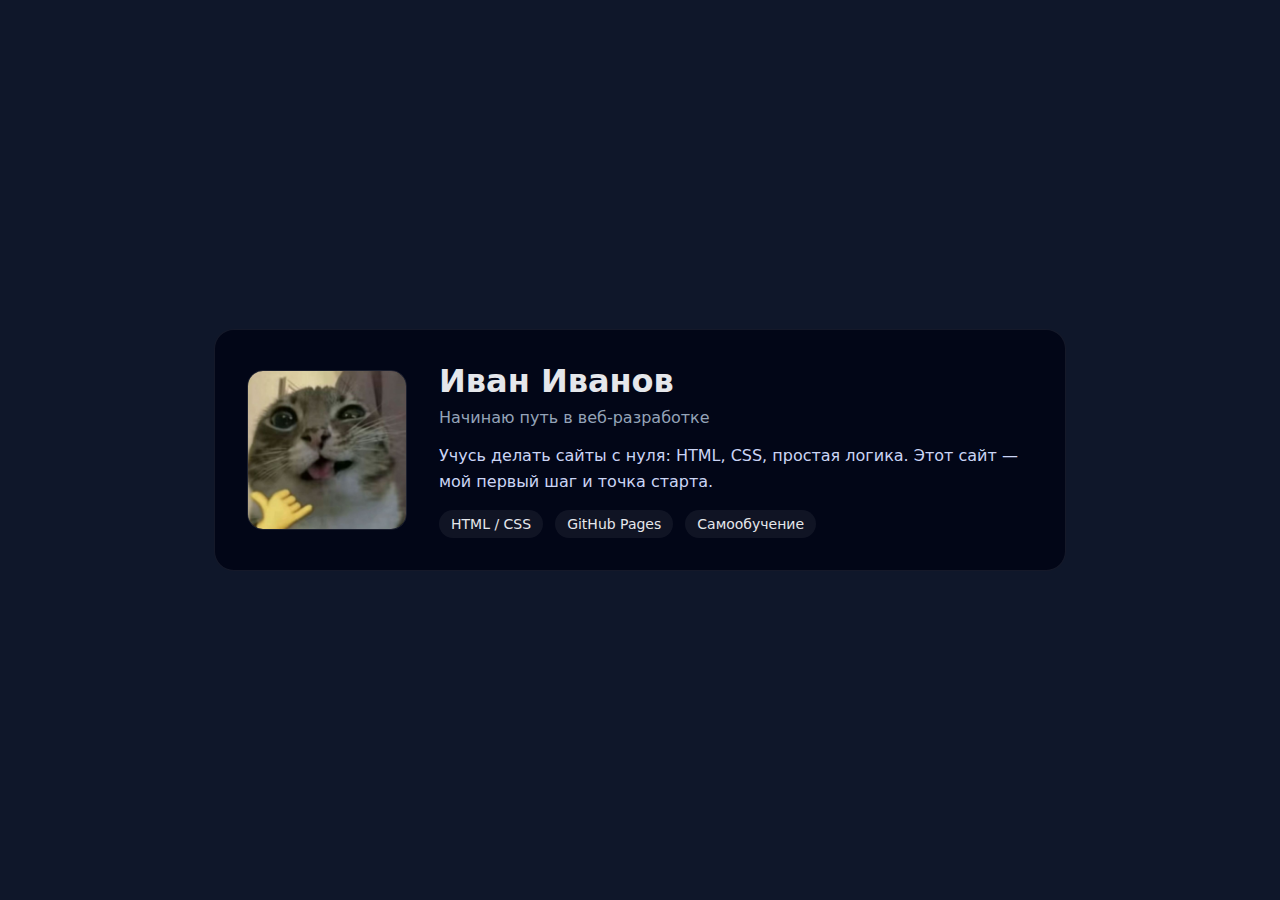
<file: index.html>
<!DOCTYPE html>
<html lang="ru">
<head>
  <meta charset="UTF-8" />
  <title>Обо мне</title>
  <meta name="viewport" content="width=device-width, initial-scale=1" />
  <link rel="stylesheet" href="style.css" />
</head>

<body>
  <main class="page">
    <section class="profile">
      <img
        src="./photo.png"
        alt="Фото"
        class="avatar"
      />

      <div class="info">
        <h1 class="name">Иван Иванов</h1>
        <p class="subtitle">Начинаю путь в веб-разработке</p>

        <p class="text">
          Учусь делать сайты с нуля: HTML, CSS, простая логика.
          Этот сайт — мой первый шаг и точка старта.
        </p>

        <ul class="list">
          <li>HTML / CSS</li>
          <li>GitHub Pages</li>
          <li>Самообучение</li>
        </ul>
      </div>
    </section>
  </main>
</body>
</html>
</file>
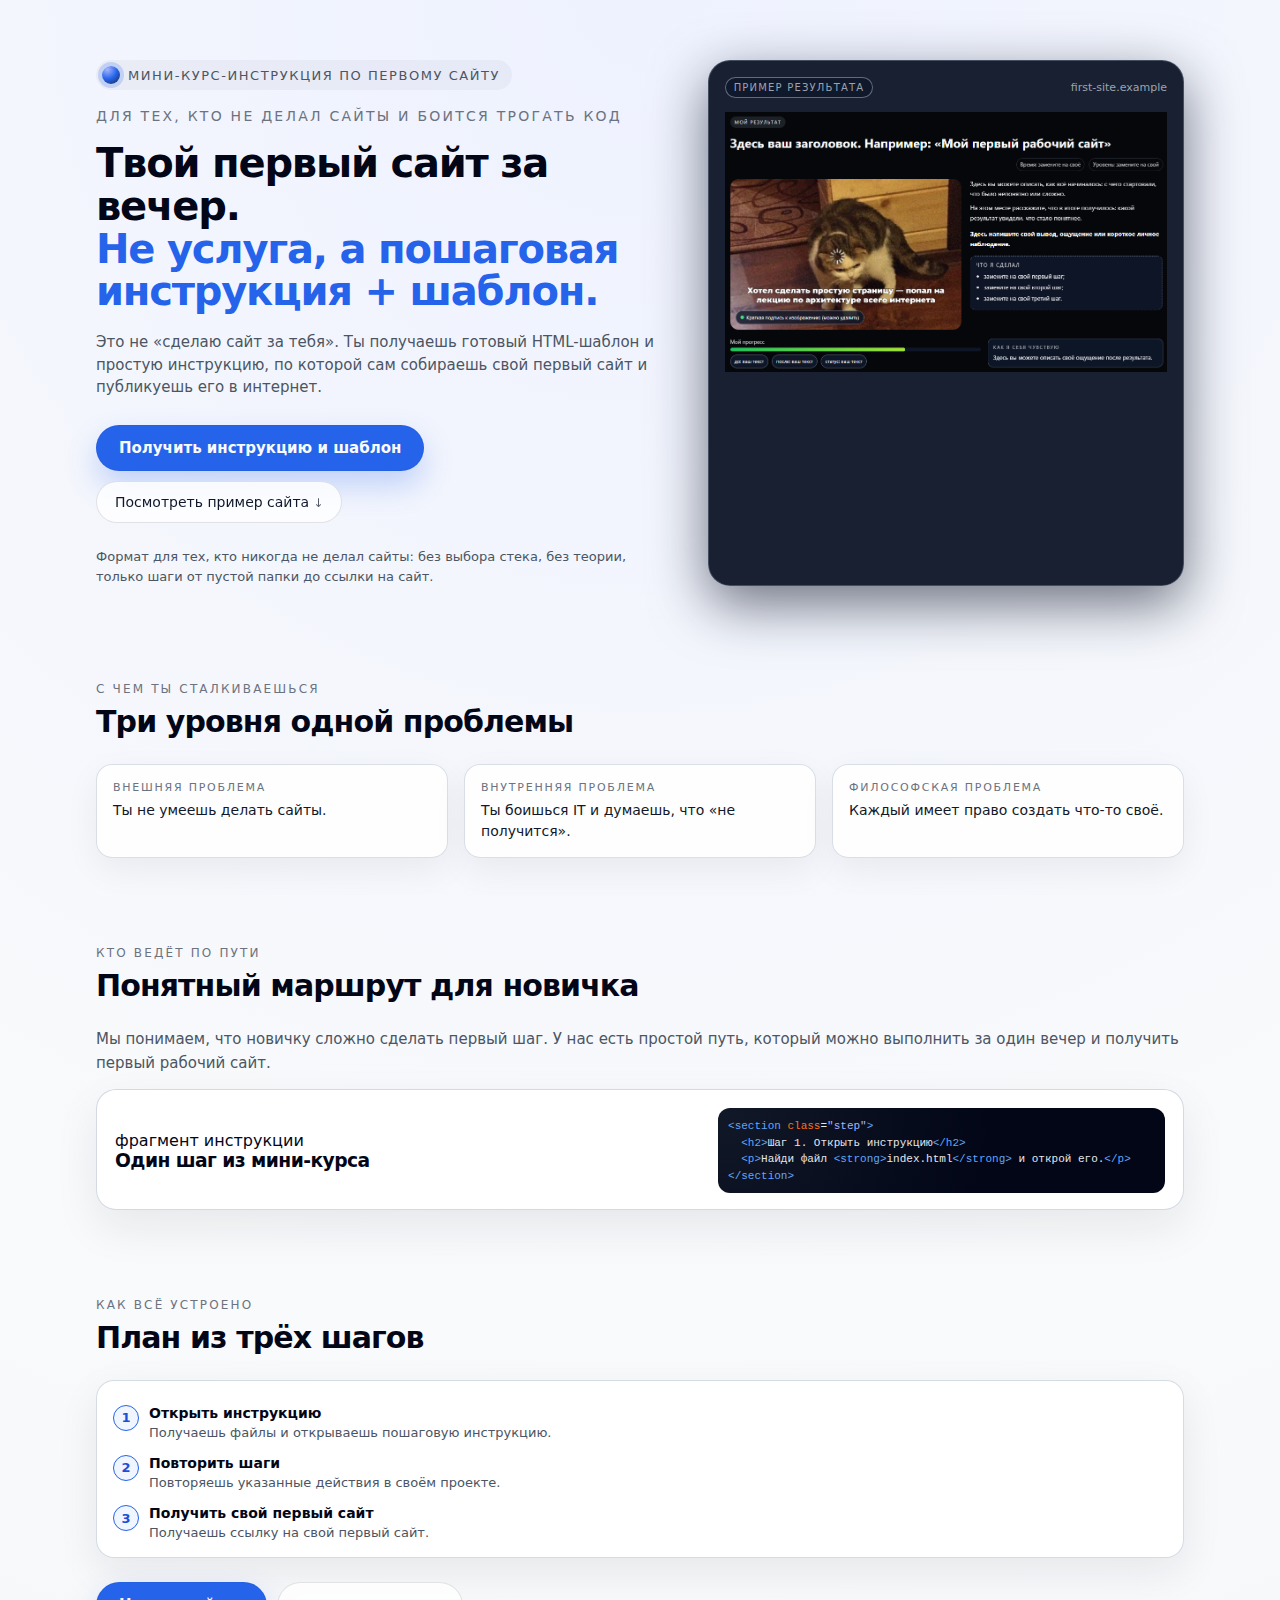
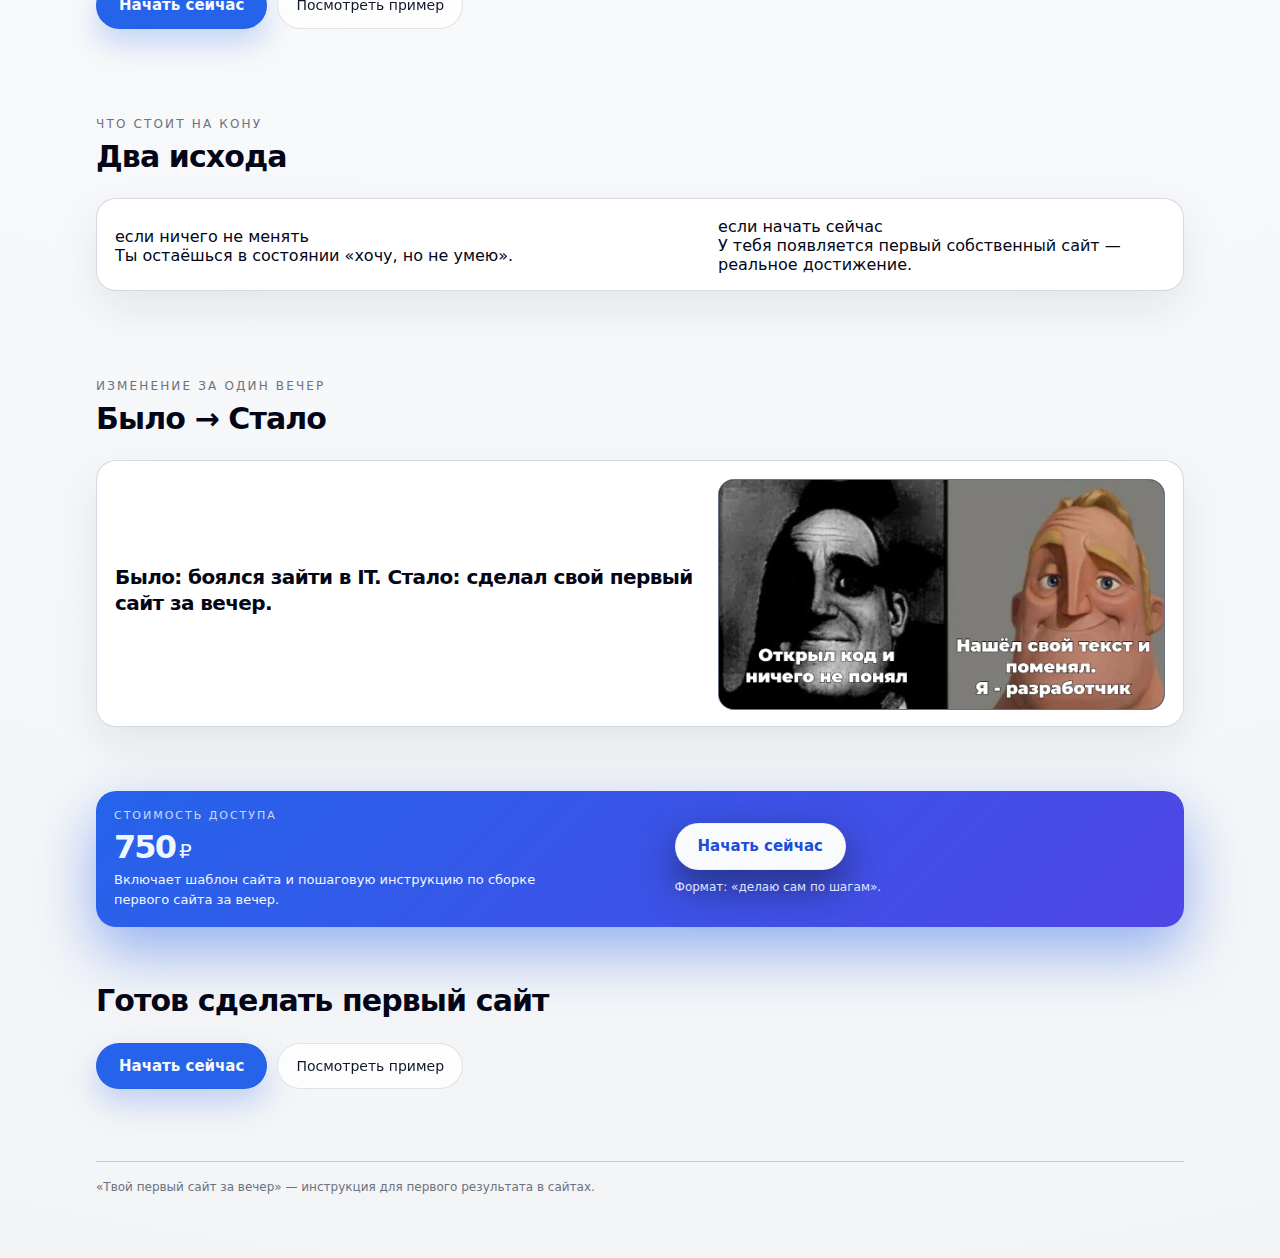
<file: 750/index.html>
<!DOCTYPE html>
<html lang="ru">

<head>
  <meta charset="UTF-8" />
  <title>Твой первый сайт за вечер — мини-курс-инструкция за 750₽</title>
  <meta name="viewport" content="width=device-width, initial-scale=1" />
  <link rel="stylesheet" href="./style.css" />
</head>

<body>
  <div class="page">
    <div class="wrapper">

      <!-- 1. ГЛАВНЫЙ ЭКРАН / ГЕРОЙ -->
      <header class="hero" id="top">
  <div class="hero-main">
    <div class="tagline">
      <div class="tagline-dot"></div>
      Мини-курс-инструкция по первому сайту
    </div>

    <p class="hero-eyebrow">
      для тех, кто не делал сайты и боится трогать код
    </p>

    <h1 class="hero-title">
      Твой первый сайт за вечер.<br />
      <span>Не услуга, а пошаговая инструкция + шаблон.</span>
    </h1>

    <p class="hero-subtitle">
      Это не «сделаю сайт за тебя». Ты получаешь готовый HTML-шаблон и простую инструкцию,
      по которой сам собираешь свой первый сайт и публикуешь его в интернет.
    </p>

    <div class="hero-actions">
      <button class="btn-primary" id="primaryHeroCta">
        Получить инструкцию и шаблон
      </button>
      <button class="btn-ghost" id="secondaryHeroCta">
        <span>Посмотреть пример сайта</span>
      </button>
    </div>

    <p class="hero-note">
      Формат для тех, кто никогда не делал сайты: без выбора стека, без теории,
      только шаги от пустой папки до ссылки на сайт.
    </p>
  </div>

  <div class="hero-visual">
    <div class="hero-card">
      <div class="hero-card-header">
        <div class="hero-card-pill">пример результата</div>
        <div>first-site.example</div>
      </div>

      <div class="mockup-screenshot">
        <img src="./img/result.png" alt="Пример готового сайта" />
      </div>
    </div>
  </div>
</header>


        

      <!-- 2. ПРОБЛЕМА ГЕРОЯ -->
      <section class="section" id="problem">
        <div class="section-header">
          <div class="section-kicker">С чем ты сталкиваешься</div>
          <h2 class="section-title">Три уровня одной проблемы</h2>
        </div>

        <div class="problem-grid">
          <article class="problem-card">
            <div class="problem-label">Внешняя проблема</div>
            <p class="problem-text">
              Ты не умеешь делать сайты.
            </p>
          </article>

          <article class="problem-card">
            <div class="problem-label">Внутренняя проблема</div>
            <p class="problem-text">
              Ты боишься IT и думаешь, что «не получится».
            </p>
          </article>

          <article class="problem-card">
            <div class="problem-label">Философская проблема</div>
            <p class="problem-text">
              Каждый имеет право создать что-то своё.
            </p>
          </article>
        </div>
      </section>

      <!-- 3. ПРОВОДНИК -->
      <section class="section" id="guide">
        <div class="section-header">
          <div class="section-kicker">Кто ведёт по пути</div>
          <h2 class="section-title">Понятный маршрут для новичка</h2>
        </div>

        <p class="section-subtitle">
          Мы понимаем, что новичку сложно сделать первый шаг. У нас есть простой путь, который можно выполнить за один вечер и получить первый рабочий сайт.
        </p>

        <!-- фрагмент инструкции -->
        <article class="result-card">
          <header class="result-card__header">
            <div class="result-card__pill">фрагмент инструкции</div>
            <h3 class="result-card__title">Один шаг из мини-курса</h3>
          </header>

<pre class="hero-card-code"><code><span class="code-tag">&lt;section</span> <span class="code-attr">class</span>=<span class="code-str">"step"</span><span class="code-tag">&gt;</span>
  <span class="code-tag">&lt;h2&gt;</span>Шаг 1. Открыть инструкцию<span class="code-tag">&lt;/h2&gt;</span>
  <span class="code-tag">&lt;p&gt;</span>Найди файл <span class="code-tag">&lt;strong&gt;</span>index.html<span class="code-tag">&lt;/strong&gt;</span> и открой его.<span class="code-tag">&lt;/p&gt;</span>
<span class="code-tag">&lt;/section&gt;</span></code></pre>
        </article>
      </section>

      <!-- 4. ПЛАН (3 ШАГА) -->
      <section class="section" id="plan">
        <div class="section-header">
          <div class="section-kicker">Как всё устроено</div>
          <h2 class="section-title">План из трёх шагов</h2>
        </div>

        <article class="steps-card">
          <ol class="steps-list">
            <li class="step-item">
              <div class="step-badge">1</div>
              <div>
                <div class="step-content-title">Открыть инструкцию</div>
                <p class="step-content-text">
                  Получаешь файлы и открываешь пошаговую инструкцию.
                </p>
              </div>
            </li>

            <li class="step-item">
              <div class="step-badge">2</div>
              <div>
                <div class="step-content-title">Повторить шаги</div>
                <p class="step-content-text">
                  Повторяешь указанные действия в своём проекте.
                </p>
              </div>
            </li>

            <li class="step-item">
              <div class="step-badge">3</div>
              <div>
                <div class="step-content-title">Получить свой первый сайт</div>
                <p class="step-content-text">
                  Получаешь ссылку на свой первый сайт.
                </p>
              </div>
            </li>
          </ol>
        </article>

        <!-- CTA сразу после плана -->
        <div class="hero-actions" style="margin-top:24px;">
          <button class="btn-primary" id="primaryPlanCta">
            Начать сейчас
          </button>
          <button class="btn-ghost" id="secondaryPlanCta">
            Посмотреть пример
          </button>
        </div>
      </section>

      <!-- 5. СТАВКИ -->
      <section class="section" id="stakes">
        <div class="section-header">
          <div class="section-kicker">Что стоит на кону</div>
          <h2 class="section-title">Два исхода</h2>
        </div>

        <article class="result-card">
          <div>
            <div class="result-card__pill">если ничего не менять</div>
            <p class="result-card__meta">
              Ты остаёшься в состоянии «хочу, но не умею».
            </p>
          </div>

          <div>
            <div class="result-card__pill">если начать сейчас</div>
            <p class="result-card__meta">
              У тебя появляется первый собственный сайт — реальное достижение.
            </p>
          </div>
        </article>
      </section>

      <!-- 6. ТРАНСФОРМАЦИЯ ГЕРОЯ -->
      <section class="section" id="transformation">
        <div class="section-header">
          <div class="section-kicker">Изменение за один вечер</div>
          <h2 class="section-title">Было → Стало</h2>
        </div>

        <article class="result-card">
          <div>
            <h3 class="result-title">
              Было: боялся зайти в IT.  
              Стало: сделал свой первый сайт за вечер.
            </h3>
          </div>

          <!-- можно оставить мем как визуал, без текста -->
          <div class="memeblock" style="margin-top:0;">
            <img src="./img/before_after.png" alt="До и после первого сайта">
          </div>
        </article>
      </section>

      <!-- 7. ЦЕНА (сухое описание) -->
      <section class="price-section" id="price">
        <div>
          <div class="price-badge">стоимость доступа</div>
          <div class="price-main">
            <span class="price-tag">750</span><span class="price-rub">₽</span>
          </div>
          <p class="price-text">
            Включает шаблон сайта и пошаговую инструкцию по сборке первого сайта за вечер.
          </p>
        </div>

        <div class="price-cta">
          <button class="btn-primary" id="paymentContainer">Начать сейчас</button>
          <p class="price-note">
            Формат: «делаю сам по шагам».
          </p>
        </div>
      </section>

      <!-- 8. ФИНАЛЬНЫЙ CTA -->
      <section class="section" id="cta-final">
        <div class="section-header">
          <h2 class="section-title">Готов сделать первый сайт</h2>
        </div>

        <div class="hero-actions">
          <button class="btn-primary">
            Начать сейчас
          </button>
          <button class="btn-ghost">
            Посмотреть пример
          </button>
        </div>
      </section>

      <!-- ФУТЕР (минимальный) -->
      <footer class="footer">
        <div>«Твой первый сайт за вечер» — инструкция для первого результата в сайтах.</div>
      </footer>

    </div>
  </div>

  <script>
    // пример якорей для кнопок без лишних эффектов
    document.getElementById('secondaryHeroCta')?.addEventListener('click', function () {
      document.getElementById('plan')?.scrollIntoView({ behavior: 'smooth' });
    });

    document.getElementById('secondaryPlanCta')?.addEventListener('click', function () {
      document.getElementById('stakes')?.scrollIntoView({ behavior: 'smooth' });
    });

    document.getElementById('primaryHeroCta')?.addEventListener('click', function () {
      document.getElementById('price')?.scrollIntoView({ behavior: 'smooth' });
    });

    document.getElementById('primaryPlanCta')?.addEventListener('click', function () {
      document.getElementById('price')?.scrollIntoView({ behavior: 'smooth' });
    });
  </script>
</body>
</html>
</file>
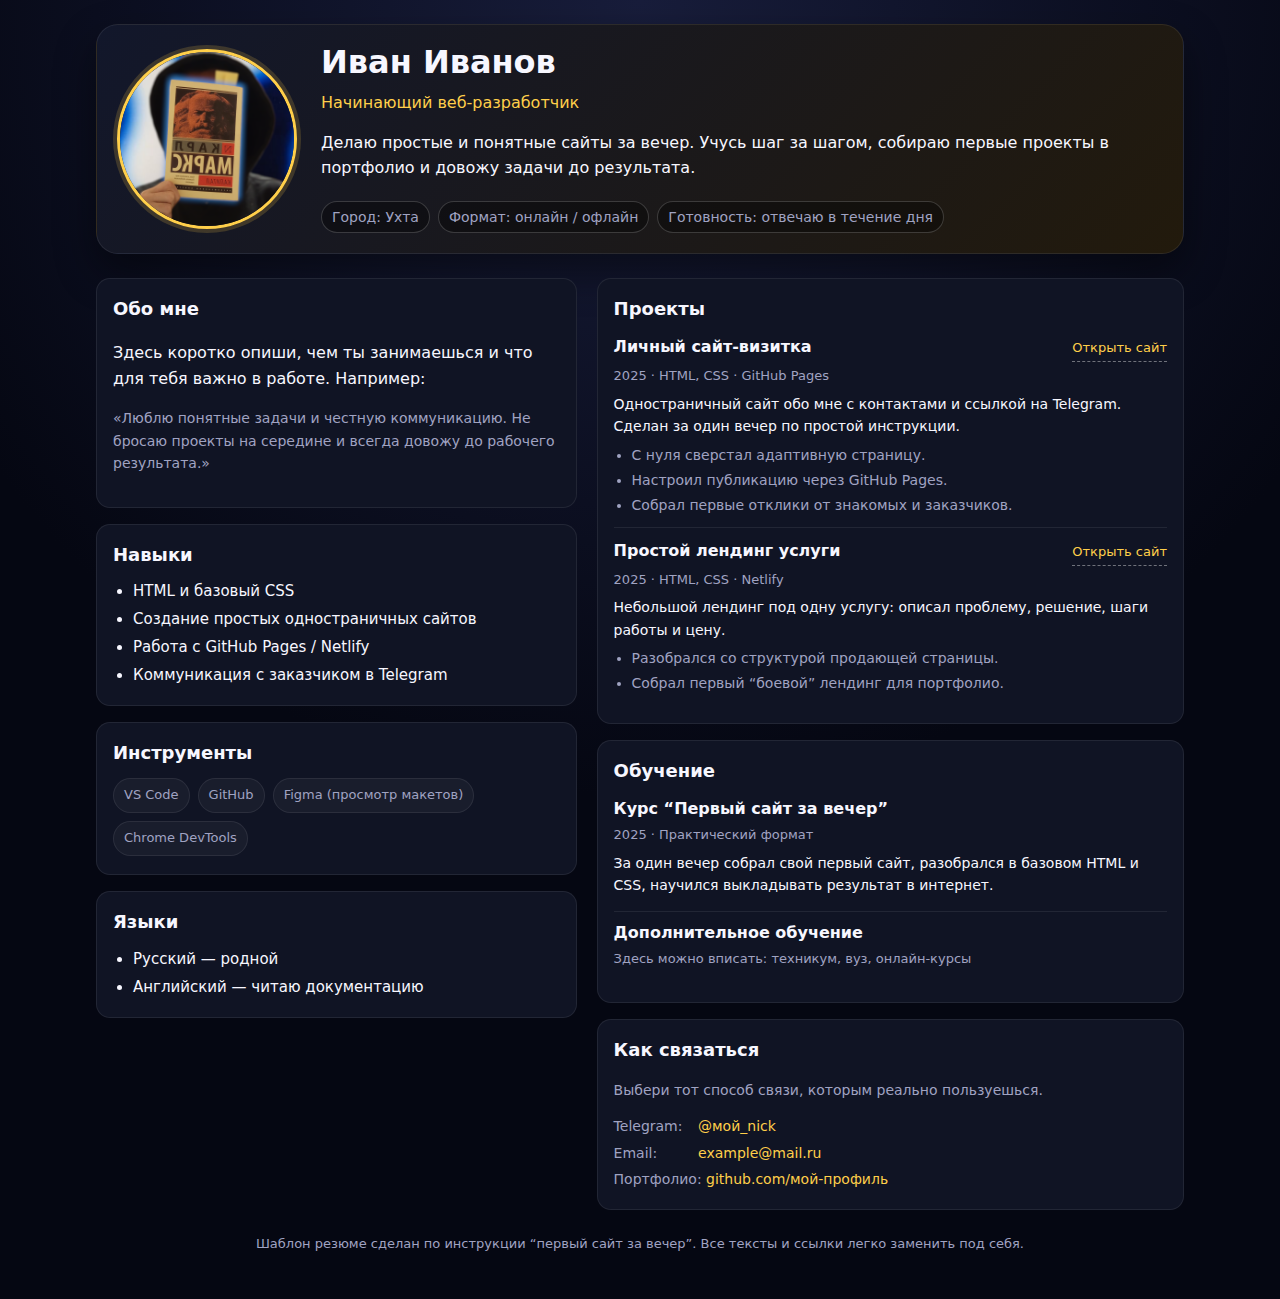
<file: 1900/templates/template_1.html>
<!DOCTYPE html>
<html lang="ru">
<head>
  <meta charset="UTF-8" />
  <title>Моё резюме</title>
  <meta name="viewport" content="width=device-width, initial-scale=1" />
  <!-- Подключаем файл со стилями -->
  <link rel="stylesheet" href="template_1.css" />
</head>
<body>
  <!-- Вся страница внутри контейнера -->
  <div class="page">

    <!-- ШАПКА С ИМЕНЕМ -->
    <header class="header">
      <!-- Сюда можно поставить свою фотографию или аватар -->
      <div class="header__photo">
        <!-- Заменить src на свою картинку или удалить тег img -->
        <img src="./image.png"
             alt="Моё фото" />
      </div>

      <div class="header__info">
        <!-- ИМЯ И ФАМИЛИЯ -->
        <h1 class="header__name">Иван Иванов</h1>

        <!-- КОРОТКИЙ ТИТУЛ / КТО ТЫ -->
        <p class="header__role">
          Начинающий веб-разработчик
        </p>

        <!-- КОРОТКО О СЕБЕ ОДНИМ АБЗАЦЕМ -->
        <p class="header__summary">
          Делаю простые и понятные сайты за вечер. Учусь шаг за шагом,
          собираю первые проекты в портфолио и довожу задачи до результата.
        </p>

        <!-- БЫСТРЫЕ ФАКТЫ -->
        <div class="header__meta">
          <span>Город: Ухта</span>
          <span>Формат: онлайн / офлайн</span>
          <span>Готовность: отвечаю в течение дня</span>
        </div>
      </div>
    </header>

    <main class="main">
      <!-- КОЛОНКИ: СЛЕВА БЛОКИ, СПРАВА ДЕТАЛИ -->
      <div class="layout">
        <!-- ЛЕВАЯ КОЛОНКА -->
        <section class="column column--left">

          <!-- БЛОК "ОБО МНЕ" -->
          <section class="card">
            <h2 class="card__title">Обо мне</h2>
            <p>
              Здесь коротко опиши, чем ты занимаешься и что для тебя важно в работе.
              Например:
            </p>
            <p class="text-muted">
              «Люблю понятные задачи и честную коммуникацию. Не бросаю проекты
              на середине и всегда довожу до рабочего результата.»
            </p>
          </section>

          <!-- НАВЫКИ -->
          <section class="card">
            <h2 class="card__title">Навыки</h2>

            <!-- Сюда студент подставляет свои навыки -->
            <ul class="list">
              <li>HTML и базовый CSS</li>
              <li>Создание простых одностраничных сайтов</li>
              <li>Работа с GitHub Pages / Netlify</li>
              <li>Коммуникация с заказчиком в Telegram</li>
            </ul>
          </section>

          <!-- ИНСТРУМЕНТЫ -->
          <section class="card">
            <h2 class="card__title">Инструменты</h2>
            <ul class="tag-list">
              <li class="tag">VS Code</li>
              <li class="tag">GitHub</li>
              <li class="tag">Figma (просмотр макетов)</li>
              <li class="tag">Chrome DevTools</li>
            </ul>
          </section>

          <!-- ЯЗЫКИ -->
          <section class="card">
            <h2 class="card__title">Языки</h2>
            <ul class="list">
              <li>Русский — родной</li>
              <li>Английский — читаю документацию</li>
            </ul>
          </section>

        </section>

        <!-- ПРАВАЯ КОЛОНКА -->
        <section class="column column--right">

          <!-- ОПЫТ / ПРОЕКТЫ -->
          <section class="card">
            <h2 class="card__title">Проекты</h2>

            <!-- ПРОЕКТ 1 -->
            <article class="item">
              <div class="item__header">
                <h3 class="item__title">Личный сайт-визитка</h3>
                <!-- Сюда можно поставить ссылку на сайт -->
                <a class="item__link" href="#" target="_blank">
                  Открыть сайт
                </a>
              </div>
              <p class="item__meta">
                2025 · HTML, CSS · GitHub Pages
              </p>
              <p class="item__text">
                Одностраничный сайт обо мне с контактами и ссылкой на Telegram.
                Сделан за один вечер по простой инструкции.
              </p>
              <ul class="item__list">
                <li>С нуля сверстал адаптивную страницу.</li>
                <li>Настроил публикацию через GitHub Pages.</li>
                <li>Собрал первые отклики от знакомых и заказчиков.</li>
              </ul>
            </article>

            <!-- ПРОЕКТ 2 -->
            <article class="item">
              <div class="item__header">
                <h3 class="item__title">Простой лендинг услуги</h3>
                <a class="item__link" href="#" target="_blank">
                  Открыть сайт
                </a>
              </div>
              <p class="item__meta">
                2025 · HTML, CSS · Netlify
              </p>
              <p class="item__text">
                Небольшой лендинг под одну услугу: описал проблему, решение,
                шаги работы и цену.
              </p>
              <ul class="item__list">
                <li>Разобрался со структурой продающей страницы.</li>
                <li>Собрал первый “боевой” лендинг для портфолио.</li>
              </ul>
            </article>
          </section>

          <!-- ОБУЧЕНИЕ -->
          <section class="card">
            <h2 class="card__title">Обучение</h2>

            <article class="item item--compact">
              <h3 class="item__title">Курс “Первый сайт за вечер”</h3>
              <p class="item__meta">
                2025 · Практический формат
              </p>
              <p class="item__text">
                За один вечер собрал свой первый сайт, разобрался в базовом
                HTML и CSS, научился выкладывать результат в интернет.
              </p>
            </article>

            <!-- Здесь ученик может добавить свои курсы / техникум / вуз -->
            <article class="item item--compact">
              <h3 class="item__title">Дополнительное обучение</h3>
              <p class="item__meta">
                Здесь можно вписать: техникум, вуз, онлайн-курсы
              </p>
            </article>
          </section>

          <!-- КОНТАКТЫ -->
          <section class="card">
            <h2 class="card__title">Как связаться</h2>
            <p class="text-muted">
              Выбери тот способ связи, которым реально пользуешься.
            </p>

            <ul class="contact-list">
              <!-- Вместо # подставить свои ссылки -->
              <li>
                <span class="contact-list__label">Telegram:</span>
                <a href="#" target="_blank">@мой_nick</a>
              </li>
              <li>
                <span class="contact-list__label">Email:</span>
                <a href="mailto:example@mail.ru">example@mail.ru</a>
              </li>
              <li>
                <span class="contact-list__label">Портфолио:</span>
                <a href="#" target="_blank">github.com/мой-профиль</a>
              </li>
            </ul>
          </section>
        </section>
      </div>
    </main>

    <footer class="footer">
      <p>
        Шаблон резюме сделан по инструкции “первый сайт за вечер”. Все тексты
        и ссылки легко заменить под себя.
      </p>
    </footer>
  </div>
</body>
</html>
</file>
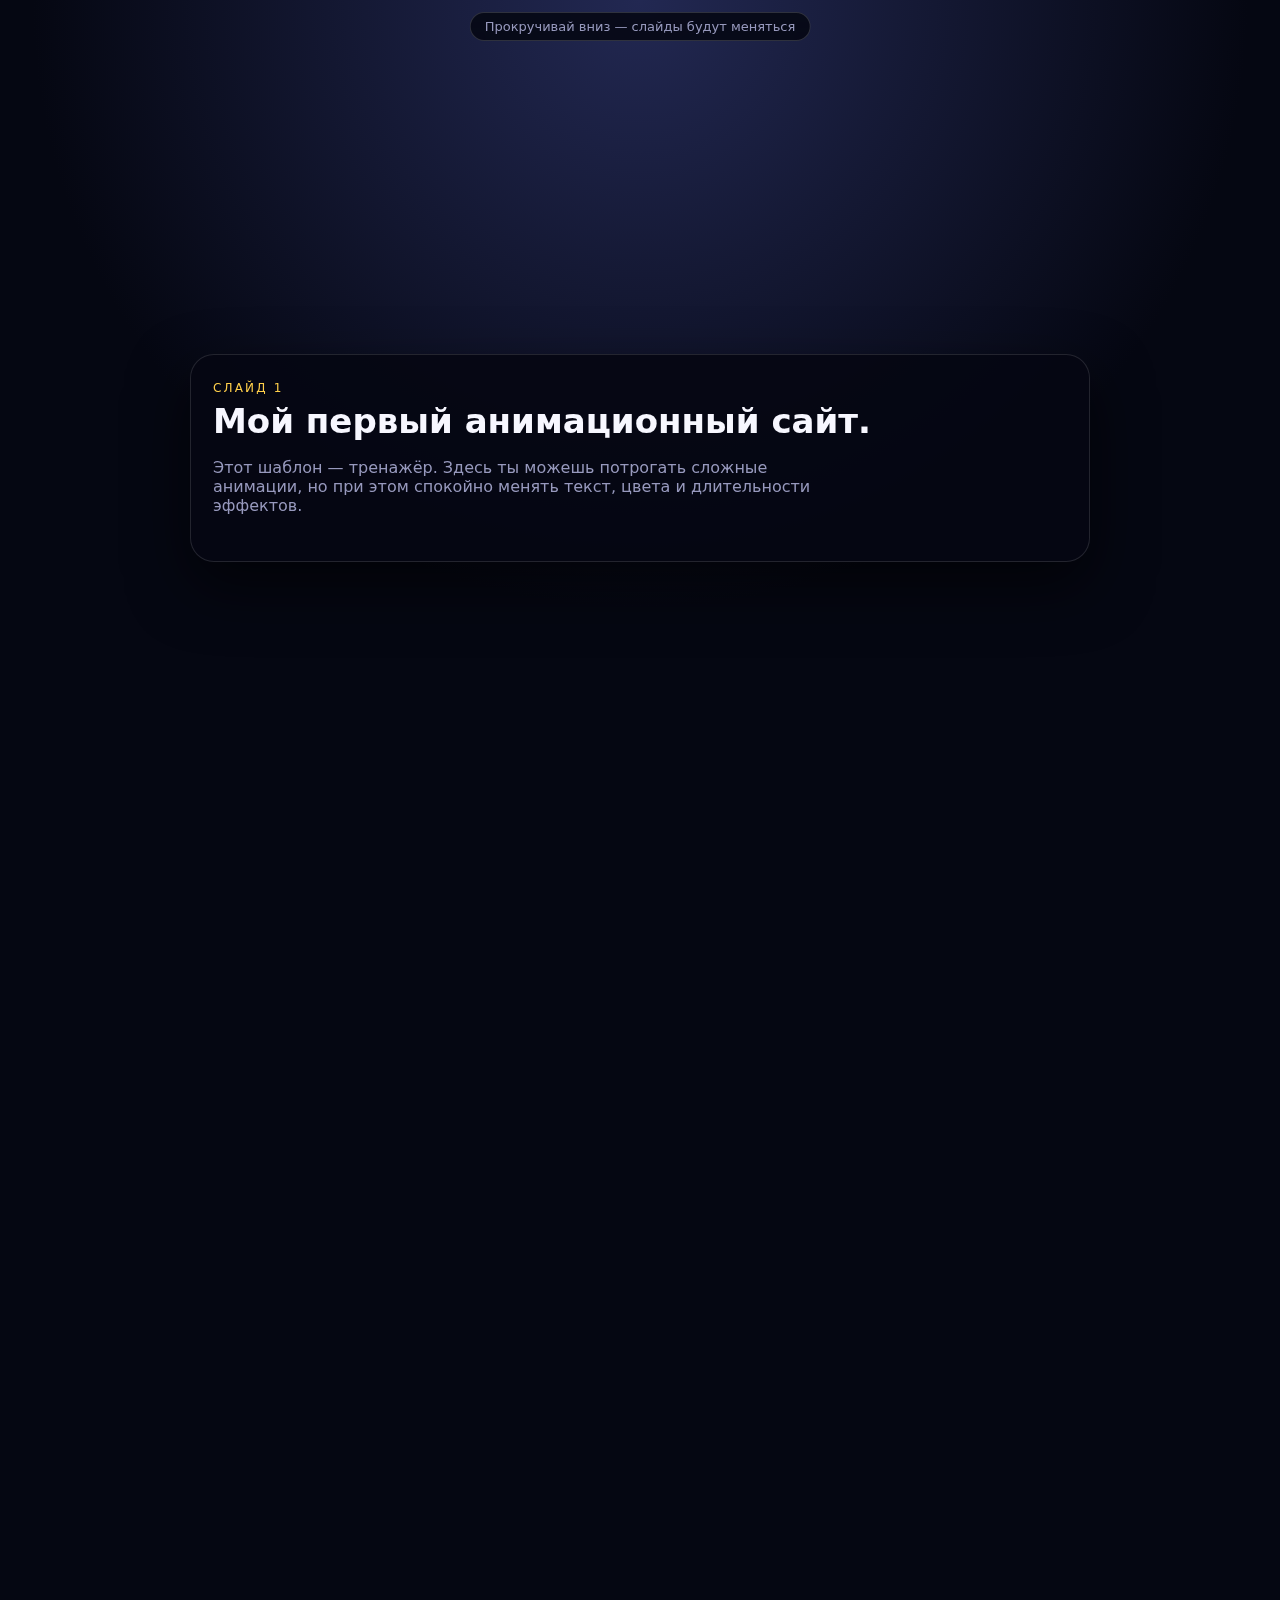
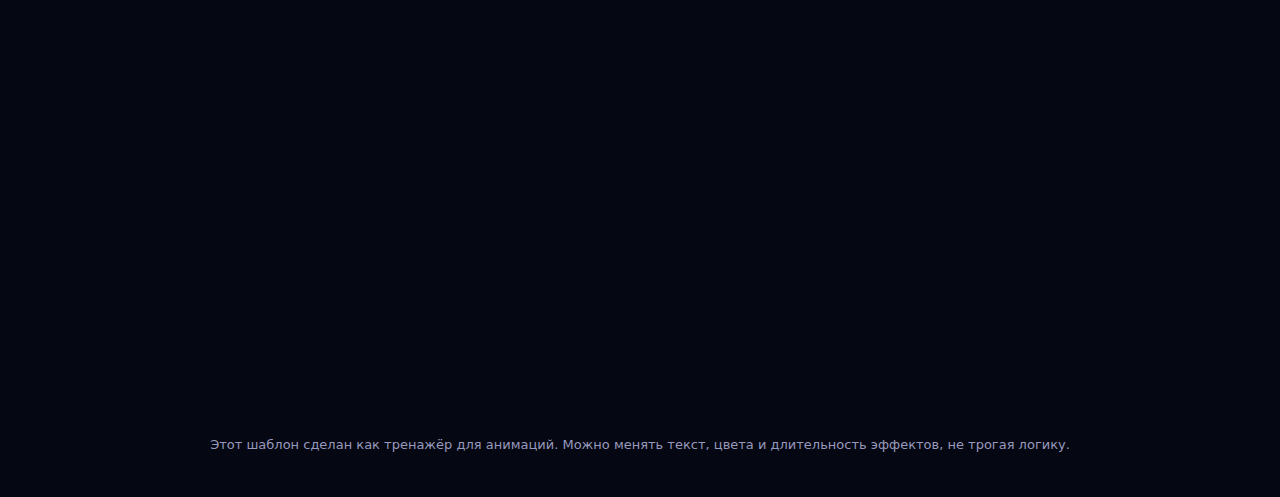
<file: 1900/templates/template_2.html>
<!DOCTYPE html>
<html lang="ru">
<head>
  <meta charset="UTF-8" />
  <title>Анимационный скролл-шаблон</title>
  <meta name="viewport" content="width=device-width, initial-scale=1" />
  <!-- Подключаем стили -->
  <link rel="stylesheet" href="template_2.css" />
</head>
<body>
  <!-- Обёртка всего контента -->
  <div class="page">

    <!-- Фиксированная подсказка сверху -->
    <header class="top-hint">
      <span>Прокручивай вниз — слайды будут меняться</span>
    </header>

    <!-- Первый экран: вступление -->
    <section class="slide slide--1">
      <div class="slide__inner">
        <p class="slide__eyebrow">Слайд 1</p>
        <h1 class="slide__title">
          Мой первый анимационный сайт.
        </h1>
        <p class="slide__text">
          Этот шаблон — тренажёр. Здесь ты можешь потрогать сложные анимации,
          но при этом спокойно менять текст, цвета и длительности эффектов.
        </p>
      </div>
    </section>

    <!-- Второй экран: путь -->
    <section class="slide slide--2">
      <div class="slide__inner">
        <p class="slide__eyebrow">Слайд 2</p>
        <h2 class="slide__title">
          Простая история по шагам.
        </h2>
        <p class="slide__text">
          Расскажи, откуда ты пришёл и куда идёшь: первый сайт, первые клиенты,
          первые эксперименты. Скролл превращает историю в небольшое шоу.
        </p>
        <ul class="steps">
          <li class="steps__item">Шаг 1. Я сделал свой первый сайт.</li>
          <li class="steps__item">Шаг 2. Показал его знакомым и получил отзывы.</li>
          <li class="steps__item">Шаг 3. Обновил текст и структуру, чтобы всё стало понятнее.</li>
        </ul>
      </div>
    </section>

    <!-- Третий экран: навыки -->
    <section class="slide slide--3">
      <div class="slide__inner">
        <p class="slide__eyebrow">Слайд 3</p>
        <h2 class="slide__title">
          Мои ключевые навыки.
        </h2>
        <p class="slide__text">
          Ниже можно перечислить то, что ты уже умеешь. Анимация подсветит каждый пункт по очереди,
          когда блок появится в зоне внимания.
        </p>
        <div class="skills">
          <div class="skills__item">
            <h3>HTML & CSS</h3>
            <p>Умею собирать аккуратные одностраничники и менять стили под задачу.</p>
          </div>
          <div class="skills__item">
            <h3>Публикация сайта</h3>
            <p>Выкладываю сайт в интернет через GitHub Pages или Netlify.</p>
          </div>
          <div class="skills__item">
            <h3>Коммуникация</h3>
            <p>Могу понять задачу человека и перевести её в структуру сайта.</p>
          </div>
        </div>
      </div>
    </section>

    <!-- Четвёртый экран: призыв / контакты -->
    <section class="slide slide--4">
      <div class="slide__inner">
        <p class="slide__eyebrow">Слайд 4</p>
        <h2 class="slide__title">
          Что дальше?
        </h2>
        <p class="slide__text">
          Здесь можно написать, что ты готов делать дальше: брать первые заказы,
          собирать портфолио или помогать друзьям с их сайтами.
        </p>

        <div class="cta-card">
          <p class="cta-card__text">
            Ниже — пример блока контактов. Всё, что нужно, — заменить ссылки и текст на свои.
          </p>
          <div class="cta-card__row">
            <span>Telegram:</span>
            <a href="#" target="_blank">@мой_nick</a>
          </div>
          <div class="cta-card__row">
            <span>Почта:</span>
            <a href="mailto:example@mail.ru">example@mail.ru</a>
          </div>
        </div>
      </div>
    </section>

    <!-- Небольшой футер -->
    <footer class="footer">
      <p>
        Этот шаблон сделан как тренажёр для анимаций. Можно менять текст,
        цвета и длительность эффектов, не трогая логику.
      </p>
    </footer>
  </div>

  <!-- Подключаем JavaScript с комментариями -->
  <script src="template_2.js"></script>
</body>
</html>
</file>
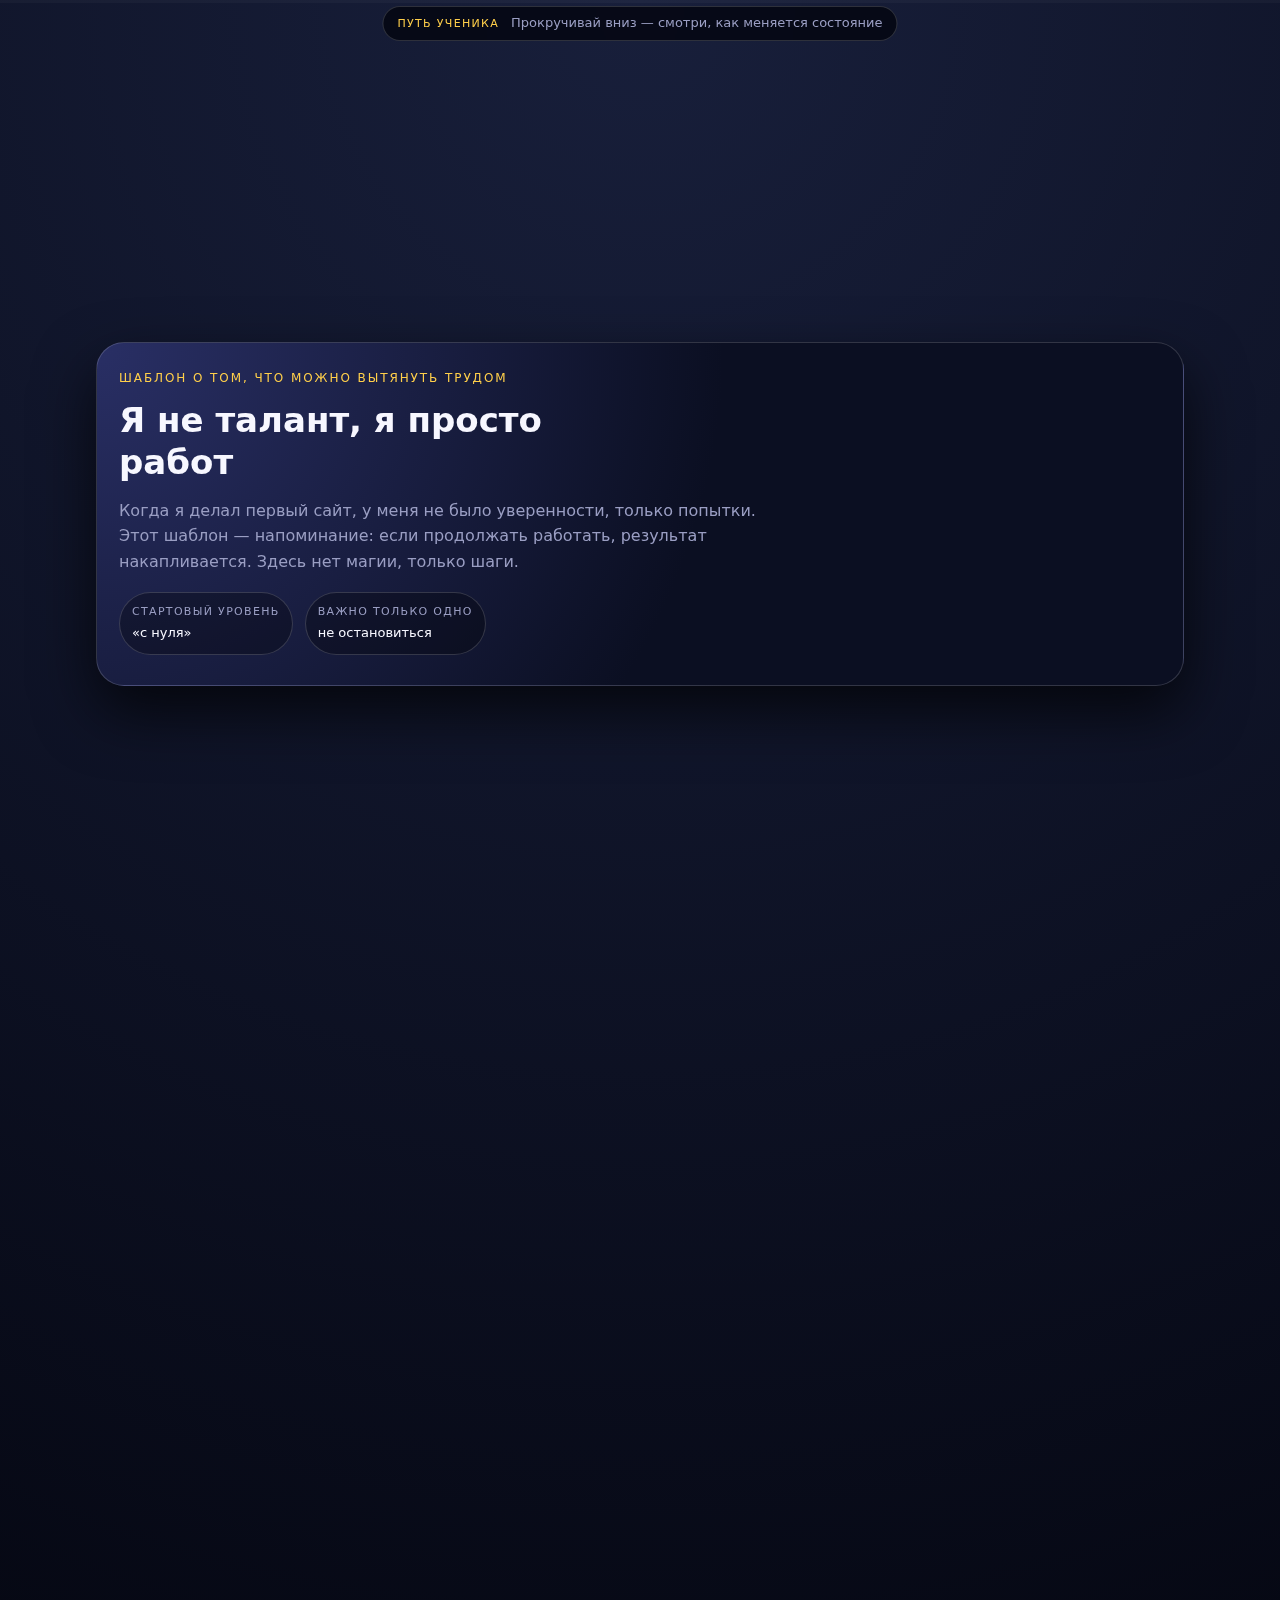
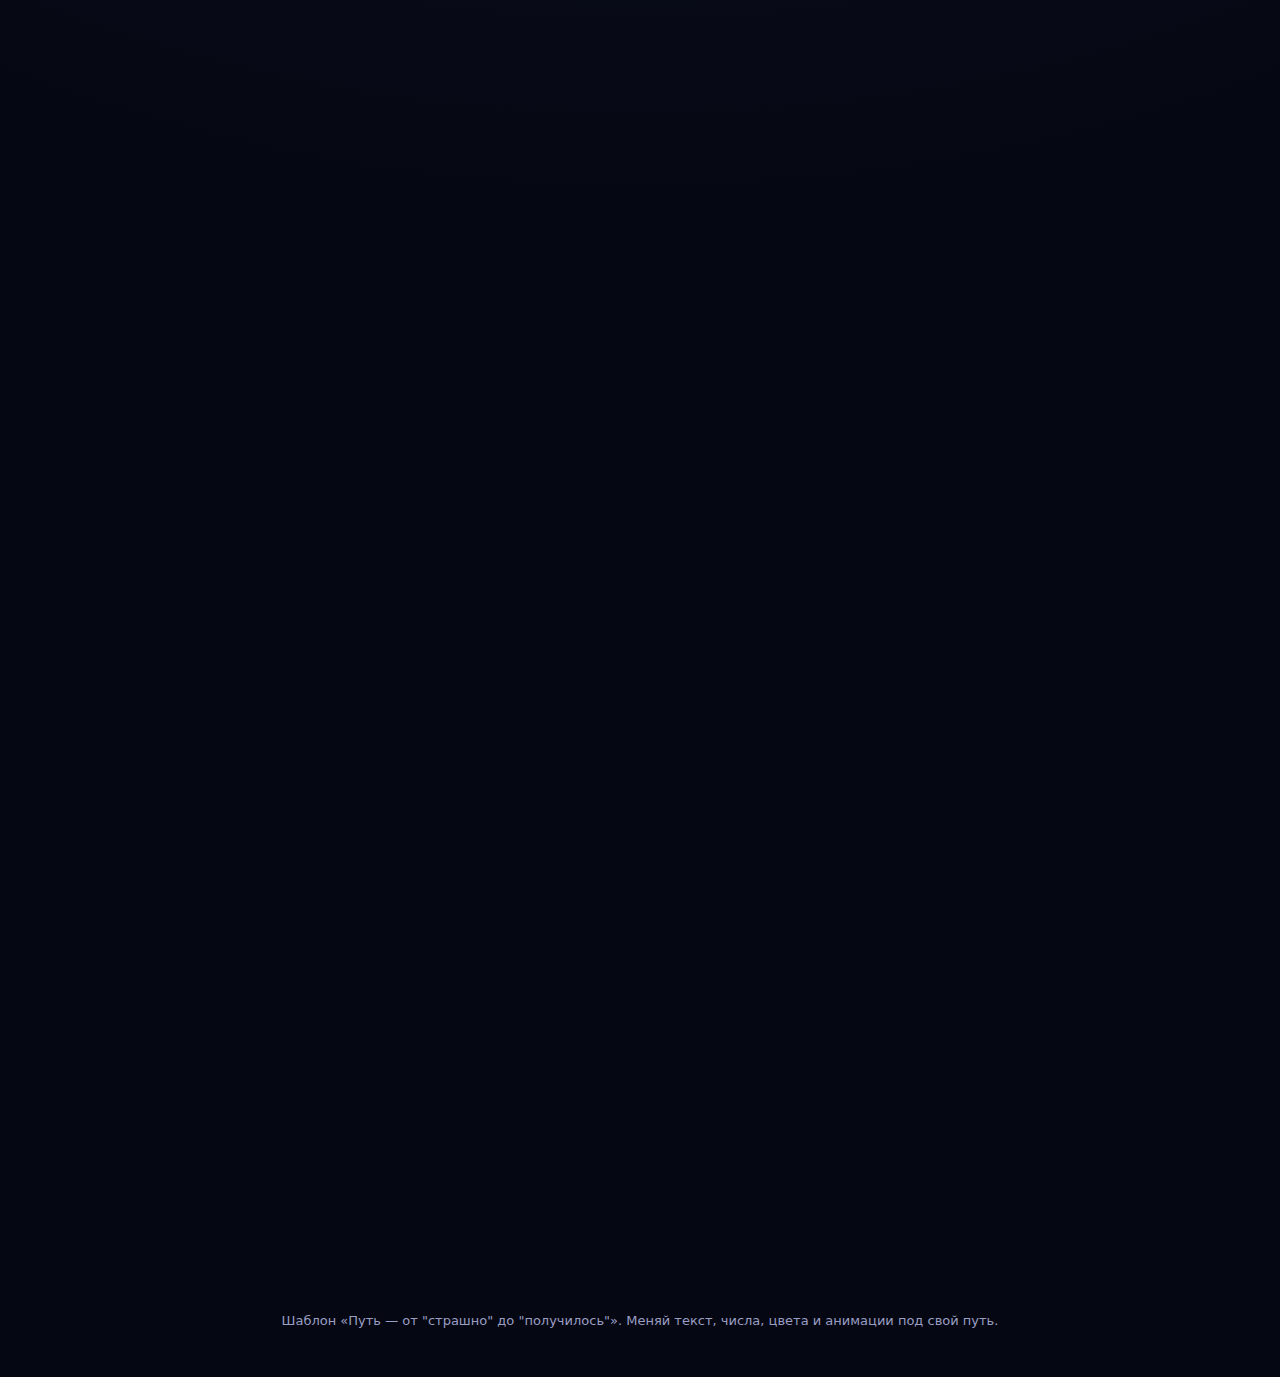
<file: 1900/templates/template_3.html>
<!DOCTYPE html>
<html lang="ru">
<head>
  <meta charset="UTF-8" />
  <title>Путь — от "страшно" до "получилось"</title>
  <meta name="viewport" content="width=device-width, initial-scale=1" />
  <link rel="stylesheet" href="template_3.css" />
</head>
<body>
  <!-- Верхняя полоска — прогресс прокрутки -->
  <div class="scroll-progress">
    <div class="scroll-progress__bar" id="scroll-progress-bar"></div>
  </div>

  <!-- Фиксированный небольшой заголовок сверху -->
  <header class="top-header">
    <div class="top-header__inner">
      <span class="top-header__label">Путь ученика</span>
      <span class="top-header__hint">Прокручивай вниз — смотри, как меняется состояние</span>
    </div>
  </header>

  <main class="page">
    <!-- Блок 1: заголовок с "печатающимся" текстом -->
    <section class="hero" data-block>
      <div class="hero__inner">
        <p class="hero__eyebrow">Шаблон о том, что можно вытянуть трудом</p>
        <h1 class="hero__title">
          <span class="hero__title-static">Я не талант, я просто</span>
          <span class="hero__title-dynamic" id="typing-text"></span>
          <span class="hero__caret" id="typing-caret"></span>
        </h1>
        <p class="hero__text">
          Когда я делал первый сайт, у меня не было уверенности, только попытки.
          Этот шаблон — напоминание: если продолжать работать, результат накапливается.
          Здесь нет магии, только шаги.
        </p>
        <div class="hero__meta">
          <div class="hero-stat">
            <span class="hero-stat__label">Стартовый уровень</span>
            <span class="hero-stat__value">«с нуля»</span>
          </div>
          <div class="hero-stat">
            <span class="hero-stat__label">Важно только одно</span>
            <span class="hero-stat__value">не остановиться</span>
          </div>
        </div>
      </div>
    </section>

    <!-- Блок 2: страх и ожидания -->
    <section class="section section--grid" data-block>
      <div class="section__inner section__inner--grid">
        <div class="section__text">
          <p class="section__eyebrow">01 · Страх и ожидания</p>
          <h2 class="section__title">Сначала кажется, что это «не моё»</h2>
          <p class="section__paragraph">
            Нормально думать, что «я не из IT», «я гуманитарий», «у меня нет математического мышления».
            Почти каждый, кто начинает, думает примерно так же.
          </p>
          <p class="section__paragraph">
            Важно не отсутствие страха, а то, что ты делаешь, пока страшно. Страх можно оставить на фон,
            а руками продолжать кликать, писать, пробовать.
          </p>
        </div>

        <div class="card-list">
          <article class="card" data-fade>
            <h3 class="card__title">Мысль №1</h3>
            <p class="card__text">
              «У других получается быстро, а у меня что-то не выходит» — это не факт, а сравнение без контекста.
            </p>
          </article>

          <article class="card" data-fade>
            <h3 class="card__title">Мысль №2</h3>
            <p class="card__text">
              «Если сейчас не вышло, значит, я не подхожу» — тоже не факт. Это всего лишь первая версия попытки.
            </p>
          </article>

          <article class="card" data-fade>
            <h3 class="card__title">Разворот</h3>
            <p class="card__text">
              Реальный поворот случается в момент, когда ты всё равно открываешь редактор и продолжаешь.
            </p>
          </article>
        </div>
      </div>
    </section>

    <!-- Блок 3: прогресс-лента с "процентами усилия" -->
    <section class="section" data-block>
      <div class="section__inner">
        <p class="section__eyebrow">02 · Накопление усилий</p>
        <h2 class="section__title">Сделал — сохранил, повторил — закрепил</h2>
        <p class="section__paragraph">
          Ниже — простая шкала. Она не про талант, она про количество попыток.
          Чем больше проб, тем выше шанс, что сайт заработает ровно так, как ты хочешь.
        </p>

        <div class="effort">
          <div class="effort__header">
            <span>Сделано попыток</span>
            <!-- Эти числа будут увеличиваться при появлении блока -->
            <span class="effort__value"><span id="effort-count">0</span> из 10</span>
          </div>
          <div class="effort__bar">
            <div class="effort__bar-fill" id="effort-bar"></div>
          </div>
          <p class="effort__hint">
            Чем больше раз ты пробуешь, тем больше заполняется эта линия.
            Никакой мистики: только количество попыток и внимательность.
          </p>
        </div>
      </div>
    </section>

    <!-- Блок 4: результат и приглашение -->
    <section class="section section--grid" data-block>
      <div class="section__inner section__inner--grid section__inner--reverse">
        <div class="section__text">
          <p class="section__eyebrow">03 · Результат</p>
          <h2 class="section__title">У меня получилось — не потому, что «особенный»</h2>
          <p class="section__paragraph">
            Я просто не сдался на середине. Точно так же можно поступить и с твоим первым сайтом:
            дойти до конца инструкции, задать вопросы, поправить ошибки.
          </p>
          <p class="section__paragraph">
            Этот шаблон — не стенд с медалью, а рабочая заметка, что тебе достаточно труда и ясных шагов.
            Дальше — только практика.
          </p>
        </div>

        <div class="quote-card" data-fade>
          <p class="quote-card__label">Смысл всего шаблона</p>
          <p class="quote-card__text">
            Если у меня получилось собрать первый сайт с нуля, значит, у тебя тоже получится.
            Разница не в «таланте», а в количестве попыток, которые ты готов сделать.
          </p>
          <p class="quote-card__meta">
            Этот текст можно переписать под себя и свой путь.
          </p>
        </div>
      </div>
    </section>

    <!-- Блок 5: ваш ход -->
    <section class="section section--final" data-block>
      <div class="section__inner section__inner--center">
        <p class="section__eyebrow">04 · Теперь твоя очередь</p>
        <h2 class="section__title">Впиши сюда свой следующий шаг</h2>
        <p class="section__paragraph section__paragraph--narrow">
          Ниже — поле, в которое можно вписать одно действие на ближайший вечер.
          Сохранить этот файл, оставить заметку себе и выполнить её.
        </p>

        <form class="action-form">
          <label class="field">
            <span class="field__label">Мой следующий честный шаг:</span>
            <input
              type="text"
              class="field__input"
              placeholder="Например: «доделать первый экран и выложить сайт на GitHub Pages»"
            />
          </label>
          <p class="action-form__note">
            Форма никуда не отправляется — это просто якорь для тебя.
            Если хочешь, можешь сам подключить сюда отправку в Telegram или на почту.
          </p>
        </form>
      </div>
    </section>
  </main>

  <footer class="footer">
    <p>
      Шаблон «Путь — от "страшно" до "получилось"». Меняй текст, числа, цвета и анимации под свой путь.
    </p>
  </footer>

  <script src="template_3.js"></script>
</body>
</html>
</file>
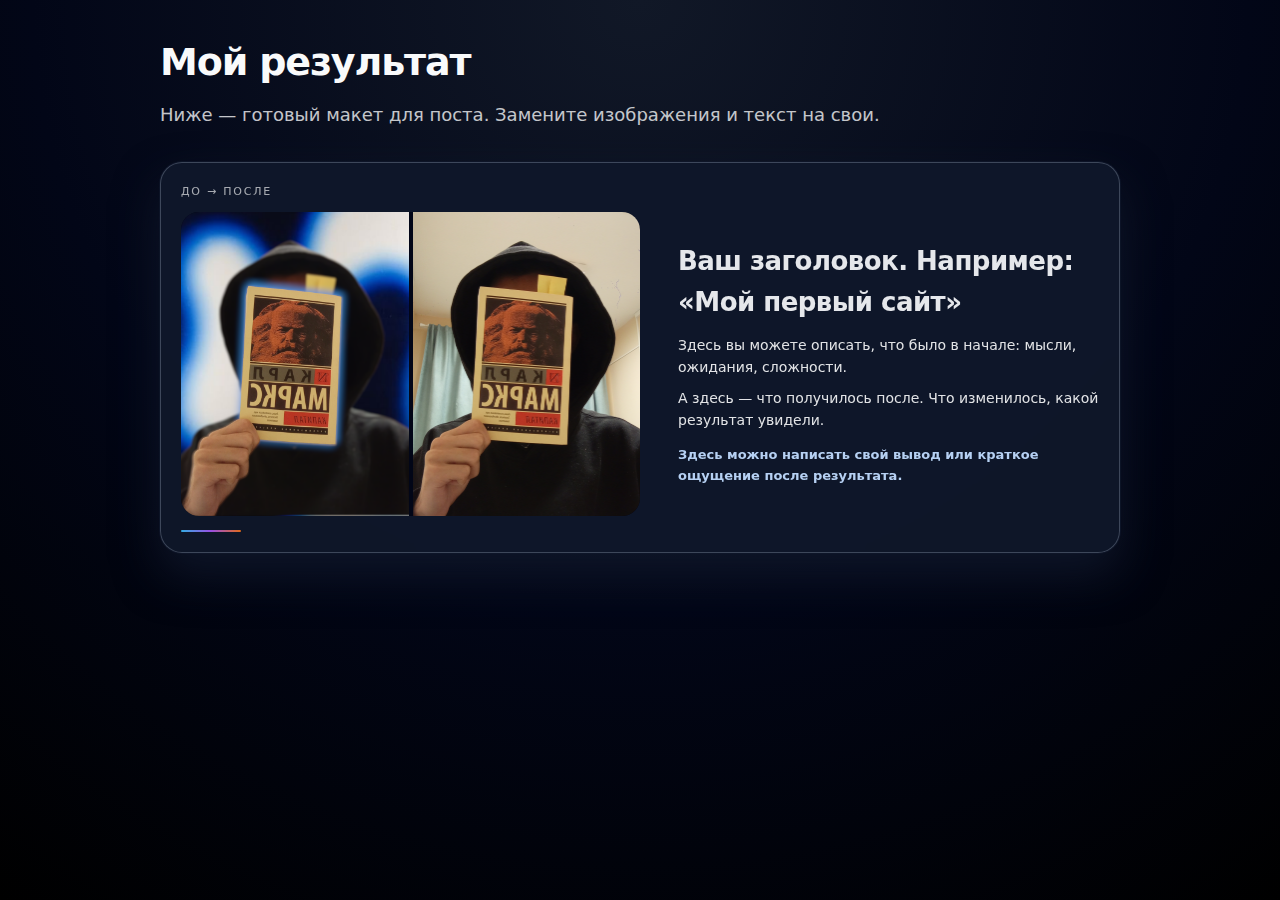
<file: 750/templates/template_1.html>
<!DOCTYPE html>
<html lang="ru">

<head>
    <meta charset="UTF-8" />
    <title>Мой результат</title>
    <meta name="viewport" content="width=device-width, initial-scale=1" />
    <link rel="stylesheet" href="./template_1.css" />
</head>

<body>
    <div class="page">
        <header class="page-header">
            <h1 class="page-title">Мой результат</h1>
            <p class="page-subtitle">
                Ниже — готовый макет для поста. Замените изображения и текст на свои.
            </p>
        </header>

        <main class="posts-wrapper">

            <article class="post post-2">
                <div class="post-header-label">До → После</div>

                <div class="post-inner">

                    <!-- Галерея (замените изображения) -->
                    <div class="post-gallery">
                        <img src="./image_after.png" alt="До">
                        <img src="./image_before.jpg" alt="После">
                    </div>

                    <!-- Текстовая часть (замените всё содержимое на своё) -->
                    <div class="post-text">
                        <h2>Ваш заголовок. Например: «Мой первый сайт»</h2>

                        <p>
                            Здесь вы можете описать, что было в начале: мысли, ожидания, сложности.
                        </p>

                        <p>
                            А здесь — что получилось после. Что изменилось, какой результат увидели.
                        </p>

                        <strong>
                            Здесь можно написать свой вывод или краткое ощущение после результата.
                        </strong>
                    </div>

                </div>
            </article>

        </main>
    </div>
</body>

</html>
</file>
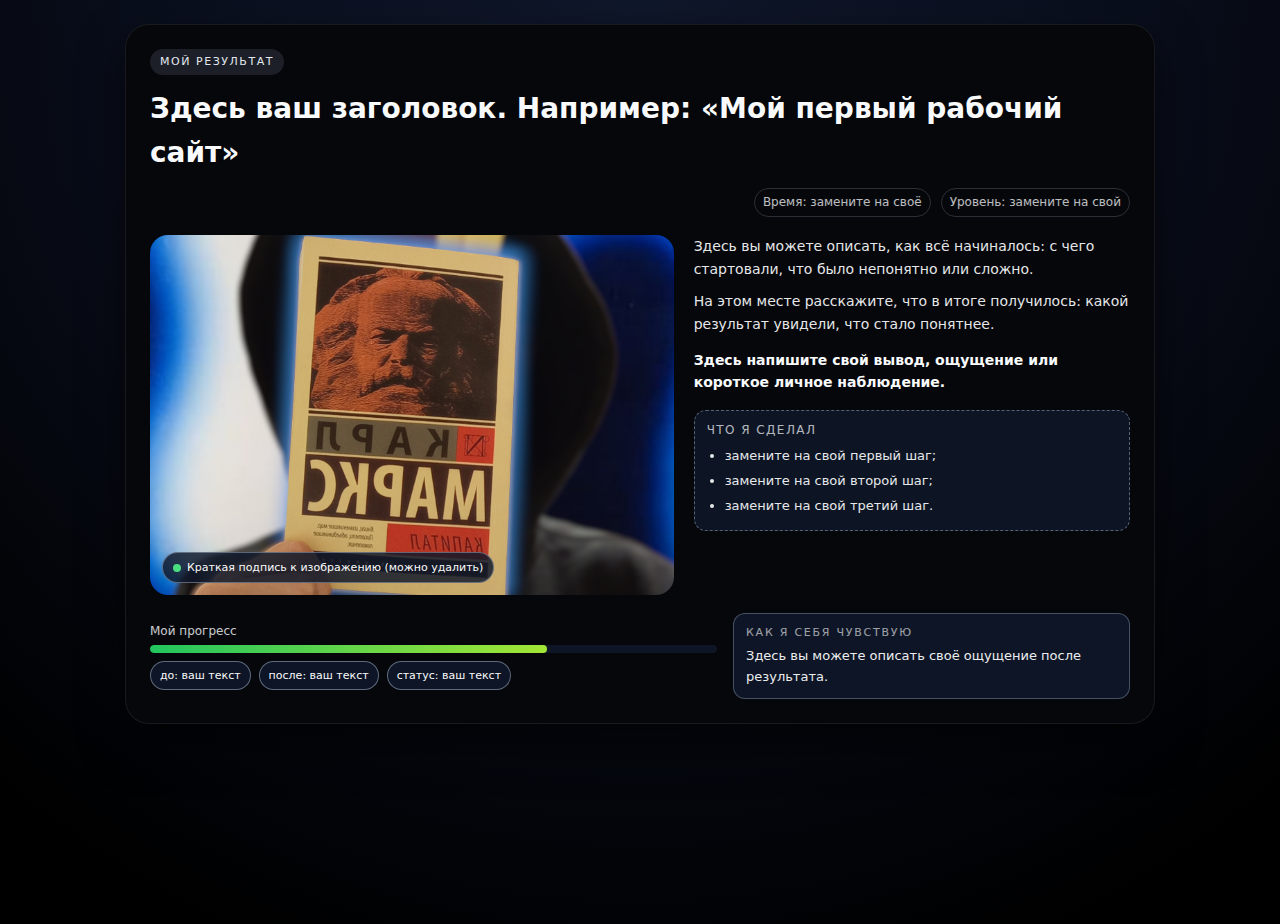
<file: 750/templates/template_2.html>
<!DOCTYPE html>
<html lang="ru">
<head>
  <meta charset="UTF-8" />
  <title>Мой результат</title>
  <meta name="viewport" content="width=device-width, initial-scale=1" />
  <link rel="stylesheet" href="./template_2.css" />
</head>
<body>

<article class="result-card">

  <header class="result-card__header">
    <div class="result-card__pill">мой результат</div>

    <!-- Человек вставляет свой заголовок -->
    <h2 class="result-card__title">
      Здесь ваш заголовок. Например: «Мой первый рабочий сайт»
    </h2>

    <div class="result-card__meta">
      <span>Время: замените на своё</span>
      <span>Уровень: замените на свой</span>
    </div>
  </header>

  <section class="result-card__body">

    <!-- Фото результата -->
    <div class="result-card__image-wrap">
      <img src="image_local.png" alt="Ваш результат">

      <div class="result-card__badge">
        <div class="result-card__badge-dot"></div>
        <span>Краткая подпись к изображению (можно удалить)</span>
      </div>
    </div>

    <!-- Текст -->
    <div class="result-card__text-block">

      <p>
        Здесь вы можете описать, как всё начиналось: с чего стартовали, что было непонятно или сложно.
      </p>

      <p>
        На этом месте расскажите, что в итоге получилось: какой результат увидели, что стало понятнее.
      </p>

      <strong>
        Здесь напишите свой вывод, ощущение или короткое личное наблюдение.
      </strong>

      <!-- Список “что сделал человек” -->
      <div class="result-card__highlights">
        <div class="result-card__highlights-title">Что я сделал</div>
        <ul>
          <li>замените на свой первый шаг;</li>
          <li>замените на свой второй шаг;</li>
          <li>замените на свой третий шаг.</li>
        </ul>
      </div>

    </div>
  </section>

  <footer class="result-card__footer">

    <div>
      <div class="result-card__progress-label">Мой прогресс</div>

      <!-- Полоска прогресса (человек может менять ширину) -->
      <div class="result-card__progress-bar">
        <div class="result-card__progress-fill" style="width: 70%;"></div>
      </div>

      <div class="result-card__tags" style="margin-top: 8px;">
        <span class="result-card__tag">до: ваш текст</span>
        <span class="result-card__tag">после: ваш текст</span>
        <span class="result-card__tag">статус: ваш текст</span>
      </div>
    </div>

    <!-- Личное ощущение -->
    <div class="result-card__feel">
      <span>Как я себя чувствую</span>
      Здесь вы можете описать своё ощущение после результата.
    </div>

  </footer>

</article>

</body>
</html>
</file>
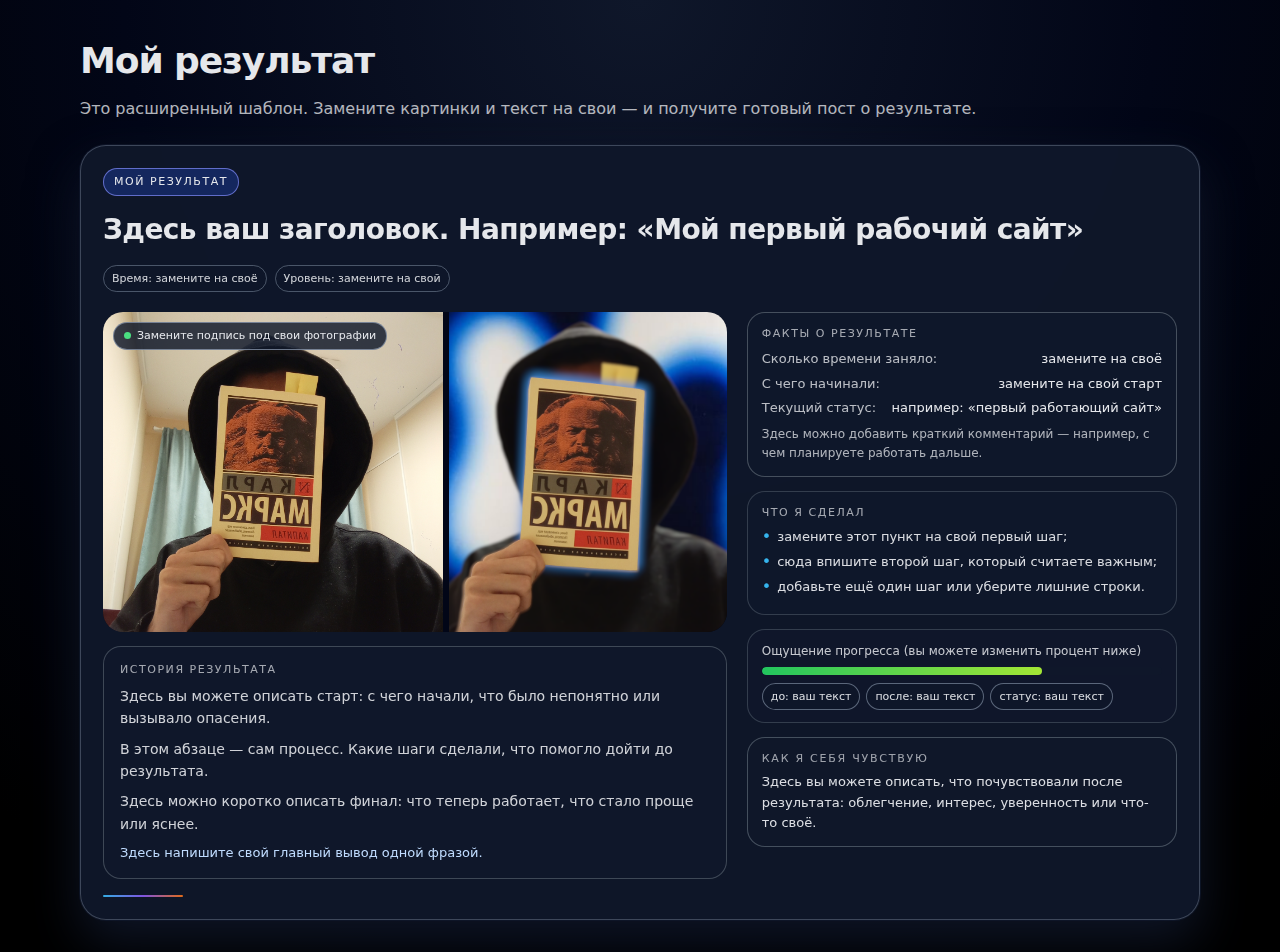
<file: 750/templates/template_3.html>
<!DOCTYPE html>
<html lang="ru">
<head>
  <meta charset="UTF-8" />
  <title>Мой результат — расширенный шаблон</title>
  <meta name="viewport" content="width=device-width, initial-scale=1" />
  <link rel="stylesheet" href="./template_3.css" />
</head>
<body>

<div class="page">
  <header class="page-header">
    <h1 class="page-title">Мой результат</h1>
    <p class="page-subtitle">
      Это расширенный шаблон. Замените картинки и текст на свои — и получите готовый пост о результате.
    </p>
  </header>

  <section class="result-shell">

    <header class="result-header">
      <div class="result-pill">мой результат</div>

      <!-- Заголовок: ученик меняет под себя -->
      <h2 class="result-title">
        Здесь ваш заголовок. Например: «Мой первый рабочий сайт»
      </h2>

      <div class="result-meta">
        <span>Время: замените на своё</span>
        <span>Уровень: замените на свой</span>
      </div>
    </header>

    <div class="result-body">

      <!-- Левая колонка -->
      <div class="result-main">

        <!-- Галерея: до / после или два ракурса -->
        <div class="result-gallery">
          <img src="image_before.jpg" alt="Изображение до (замените)">
          <img src="image_after.png" alt="Изображение после (замените)">

          <div class="result-tag-label">
            <div class="result-tag-dot"></div>
            <span>Замените подпись под свои фотографии</span>
          </div>
        </div>

        <!-- История -->
        <div class="result-story-block">
          <div class="result-story-label">история результата</div>

          <p>
            Здесь вы можете описать старт: с чего начали, что было непонятно или вызывало опасения.
          </p>

          <p>
            В этом абзаце — сам процесс. Какие шаги сделали, что помогло дойти до результата.
          </p>

          <p>
            Здесь можно коротко описать финал: что теперь работает, что стало проще или яснее.
          </p>

          <div class="result-story-highlight">
            Здесь напишите свой главный вывод одной фразой.
          </div>
        </div>
      </div>

      <!-- Правая колонка -->
      <aside class="result-side">

        <!-- Факты о результате -->
        <div class="result-facts">
          <div class="result-facts-title">факты о результате</div>

          <div class="result-facts-row">
            <span>Сколько времени заняло:</span>
            <span>замените на своё</span>
          </div>
          <div class="result-facts-row">
            <span>С чего начинали:</span>
            <span>замените на свой старт</span>
          </div>
          <div class="result-facts-row">
            <span>Текущий статус:</span>
            <span>например: «первый работающий сайт»</span>
          </div>

          <div class="result-facts-note">
            Здесь можно добавить краткий комментарий — например, с чем планируете работать дальше.
          </div>
        </div>

        <!-- Чек-лист шагов -->
        <div class="result-checklist">
          <div class="result-checklist-title">что я сделал</div>
          <ul>
            <li>замените этот пункт на свой первый шаг;</li>
            <li>сюда впишите второй шаг, который считаете важным;</li>
            <li>добавьте ещё один шаг или уберите лишние строки.</li>
          </ul>
        </div>

        <!-- Прогресс + теги -->
        <div class="result-progress">
          <div class="result-progress-label">
            Ощущение прогресса (вы можете изменить процент ниже)
          </div>
          <div class="result-progress-bar">
            <div class="result-progress-fill"></div>
          </div>

          <div class="result-tags">
            <span class="result-tag">до: ваш текст</span>
            <span class="result-tag">после: ваш текст</span>
            <span class="result-tag">статус: ваш текст</span>
          </div>
        </div>

        <!-- Эмоции -->
        <div class="result-feel">
          <span>как я себя чувствую</span>
          Здесь вы можете описать, что почувствовали после результата: облегчение, интерес,
          уверенность или что-то своё.
        </div>

      </aside>

    </div>
  </section>
</div>

</body>
</html>
</file>
<file: style.css>
* {
  box-sizing: border-box;
}

body {
  margin: 0;
  min-height: 100vh;
  font-family: system-ui, -apple-system, BlinkMacSystemFont, sans-serif;
  background: #0f172a;
  color: #e5e7eb;

  display: flex;
  align-items: center;
  justify-content: center;
}

.page {
  max-width: 900px;
  width: 100%;
  padding: 32px 24px;
}

.profile {
  display: grid;
  grid-template-columns: 160px 1fr;
  gap: 32px;
  align-items: center;

  background: #020617;
  border: 1px solid rgba(255,255,255,0.08);
  border-radius: 20px;
  padding: 32px;
}

.avatar {
  width: 160px;
  height: 160px;
  object-fit: cover;
  border-radius: 16px;
  border: 1px solid rgba(255,255,255,0.1);
}

.name {
  margin: 0;
  font-size: 32px;
  line-height: 1.2;
}

.subtitle {
  margin: 8px 0 16px;
  color: #94a3b8;
  font-size: 16px;
}

.text {
  margin: 0 0 16px;
  line-height: 1.6;
  color: #cbd5f5;
}

.list {
  padding: 0;
  margin: 0;
  list-style: none;

  display: flex;
  gap: 12px;
  flex-wrap: wrap;
}

.list li {
  padding: 6px 12px;
  border-radius: 999px;
  background: rgba(255,255,255,0.06);
  font-size: 14px;
  color: #e5e7eb;
}

/* Адаптация под мобильные */
@media (max-width: 640px) {
  .profile {
    grid-template-columns: 1fr;
    text-align: center;
  }

  .avatar {
    margin: 0 auto;
  }

  .list {
    justify-content: center;
  }
}
</file>
<file: 750/style.css>
/* ====== БАЗА ====== */

*,
*::before,
*::after {
  box-sizing: border-box;
}

html,
body {
  margin: 0;
  padding: 0;
}

body {
  font-family: system-ui, -apple-system, BlinkMacSystemFont, "SF Pro Text",
    "Segoe UI", sans-serif;
  background: radial-gradient(circle at top, #eef2ff 0, #f9fafb 45%, #f3f4f6 100%);
  color: #020617;
  -webkit-font-smoothing: antialiased;
}

img {
  max-width: 100%;
  display: block;
  height: auto;
}

.page {
  min-height: 100vh;
}

.wrapper {
  max-width: 1120px;
  margin: 0 auto;
  padding: 32px 16px 64px;
}

/* ====== ТЕКСТ И ССЫЛКИ ====== */

h1,
h2,
h3 {
  margin: 0;
  font-weight: 700;
  letter-spacing: -0.03em;
}

p {
  margin: 0;
}

a {
  color: inherit;
  text-decoration: none;
}

/* ====== КНОПКИ ====== */

button {
  font: inherit;
  border: none;
  cursor: pointer;
  background: none;
  padding: 0;
}

.btn-primary {
  padding: 14px 22px;
  border-radius: 999px;
  background: #2563eb;
  color: #f9fafb;
  font-weight: 600;
  font-size: 15px;
  line-height: 1.1;
  border: 1px solid rgba(15, 23, 42, 0.04);
  box-shadow: 0 14px 30px rgba(37, 99, 235, 0.25);
  transition: transform 0.12s ease-out, box-shadow 0.12s ease-out,
    background 0.12s ease-out;
}

.btn-primary:hover {
  background: #1d4ed8;
  box-shadow: 0 18px 40px rgba(37, 99, 235, 0.3);
  transform: translateY(-1px);
}

.btn-primary:active {
  transform: translateY(0);
  box-shadow: 0 6px 18px rgba(37, 99, 235, 0.32);
}

.btn-ghost {
  padding: 12px 18px;
  border-radius: 999px;
  border: 1px solid rgba(15, 23, 42, 0.12);
  background: rgba(255, 255, 255, 0.8);
  backdrop-filter: blur(8px);
  font-size: 14px;
  display: inline-flex;
  align-items: center;
  gap: 6px;
  color: #0f172a;
  transition: background 0.12s ease-out, border-color 0.12s ease-out,
    transform 0.12s ease-out;
}

.btn-ghost span {
  position: relative;
}

.btn-ghost span::after {
  content: "↓";
  font-size: 12px;
  opacity: 0.7;
  margin-left: 4px;
}

.btn-ghost:hover {
  background: #ffffff;
  border-color: rgba(15, 23, 42, 0.2);
  transform: translateY(-1px);
}

/* ====== ГЛАВНЫЙ ЭКРАН ====== */

.hero {
  display: grid;
  grid-template-columns: minmax(0, 1.2fr) minmax(0, 1fr);
  gap: 40px;
  align-items: stretch;
  padding: 28px 0 40px;
}

.hero-main {
  display: flex;
  flex-direction: column;
  gap: 18px;
}

.tagline {
  display: inline-flex;
  align-items: center;
  gap: 8px;
  font-size: 13px;
  text-transform: uppercase;
  letter-spacing: 0.12em;
  color: #4b5563;
  background: rgba(15, 23, 42, 0.04);
  border-radius: 999px;
  padding: 6px 12px 6px 6px;
  width: fit-content;
}

.tagline-dot {
  width: 18px;
  height: 18px;
  border-radius: 999px;
  background: radial-gradient(circle at 30% 20%, #a5b4fc 0, #2563eb 50%, #1e293b 100%);
  box-shadow: 0 0 0 4px rgba(37, 99, 235, 0.2);
}

.hero-eyebrow {
  font-size: 14px;
  text-transform: uppercase;
  letter-spacing: 0.16em;
  color: #6b7280;
}

.hero-title {
  font-size: clamp(28px, 4vw, 40px);
  line-height: 1.07;
}

.hero-title span {
  color: #2563eb;
}

.hero-subtitle {
  max-width: 560px;
  font-size: 15px;
  line-height: 1.5;
  color: #4b5563;
}

.hero-actions {
  display: flex;
  flex-wrap: wrap;
  gap: 10px;
  margin-top: 8px;
}

.hero-note {
  margin-top: 6px;
  font-size: 13px;
  line-height: 1.5;
  color: #4b5563;
  max-width: 540px;
}

/* ====== ВИЗУАЛ HERO ====== */

.hero-visual {
  display: flex;
  align-items: stretch;
}

.hero-card {
  border-radius: 22px;
  background: rgba(15, 23, 42, 0.96);
  color: #e5e7eb;
  padding: 16px 16px 14px;
  box-shadow: 0 18px 55px rgba(15, 23, 42, 0.6);
  display: flex;
  flex-direction: column;
  gap: 10px;
  border: 1px solid rgba(148, 163, 184, 0.35);
  width: 100%;
}

.hero-card-header {
  display: flex;
  justify-content: space-between;
  align-items: center;
  font-size: 11px;
  color: #9ca3af;
}

.hero-card-pill {
  padding: 4px 8px;
  border-radius: 999px;
  background: rgba(15, 23, 42, 0.9);
  border: 1px solid rgba(148, 163, 184, 0.6);
  font-size: 10px;
  letter-spacing: 0.12em;
  text-transform: uppercase;
}

.hero-card-code {
  margin: 0;
  padding: 10px 10px 9px;
  border-radius: 12px;
  background: radial-gradient(circle at top left, #111827 0, #020617 60%, #020617 100%);
  font-family: "JetBrains Mono", ui-monospace, SFMono-Regular, Menlo, Monaco,
    Consolas, "Liberation Mono", "Courier New", monospace;
  font-size: 11px;
  line-height: 1.5;
  overflow: auto;
}

.hero-card-code code {
  white-space: pre;
  color: #e5e7eb;
}

.code-tag {
  color: #60a5fa;
}

.code-attr {
  color: #f97316;
}

.code-str {
  color: #a5b4fc;
}

.hero-meme {
  border-radius: 14px;
  background: radial-gradient(circle at top, rgba(251, 191, 36, 0.12), transparent 55%),
    linear-gradient(135deg, rgba(37, 99, 235, 0.32), rgba(8, 47, 73, 0.9));
  padding: 10px;
  margin-top: 2px;
}

.hero-meme img {
  border-radius: 10px;
  border: 1px solid rgba(15, 23, 42, 0.6);
}

/* ====== ОБЩИЕ СЕКЦИИ ====== */

.section {
  padding: 56px 0 32px;
}

.section-header {
  max-width: 640px;
  margin-bottom: 24px;
}

.section-kicker {
  font-size: 12px;
  letter-spacing: 0.18em;
  text-transform: uppercase;
  color: #6b7280;
  margin-bottom: 8px;
}

.section-title {
  font-size: clamp(22px, 3vw, 30px);
  line-height: 1.18;
}

.section-title span {
  color: #2563eb;
}

.section-subtitle {
  margin-top: 10px;
  font-size: 15px;
  line-height: 1.6;
  color: #4b5563;
}

/* ====== ПРОБЛЕМА ====== */

.problem-grid {
  display: grid;
  grid-template-columns: repeat(3, minmax(0, 1fr));
  gap: 16px;
  margin-top: 18px;
}

.problem-card {
  background: rgba(255, 255, 255, 0.86);
  border-radius: 16px;
  padding: 16px 16px 14px;
  border: 1px solid rgba(148, 163, 184, 0.35);
  box-shadow: 0 12px 35px rgba(15, 23, 42, 0.06);
}

.problem-label {
  font-size: 11px;
  letter-spacing: 0.16em;
  text-transform: uppercase;
  color: #6b7280;
  margin-bottom: 6px;
}

.problem-text {
  font-size: 14px;
  line-height: 1.55;
  color: #111827;
}

.problem-text span {
  color: #4b5563;
}

.memeblock {
  margin-top: 20px;
  max-width: 640px;
}

.memeblock img {
  border-radius: 16px;
  border: 1px solid rgba(148, 163, 184, 0.7);
  background: #020617;
}

/* ====== РЕШЕНИЕ / ЧТО ВНУТРИ ====== */

.solution-grid {
  margin-top: 18px;
  display: grid;
  grid-template-columns: minmax(0, 1.4fr) minmax(0, 1fr);
  gap: 22px;
  align-items: flex-start;
}

.steps-card {
  background: rgba(255, 255, 255, 0.9);
  border-radius: 18px;
  padding: 16px 16px 14px;
  border: 1px solid rgba(148, 163, 184, 0.38);
  box-shadow: 0 14px 40px rgba(15, 23, 42, 0.08);
}

.steps-list {
  list-style: none;
  padding: 0;
  margin: 8px 0 0;
  display: flex;
  flex-direction: column;
  gap: 12px;
}

.step-item {
  display: grid;
  grid-template-columns: auto minmax(0, 1fr);
  gap: 10px;
  align-items: flex-start;
}

.step-badge {
  width: 26px;
  height: 26px;
  border-radius: 999px;
  background: #eff6ff;
  border: 1px solid #2563eb;
  display: inline-flex;
  align-items: center;
  justify-content: center;
  font-size: 13px;
  font-weight: 600;
  color: #1d4ed8;
}

.step-content-title {
  font-size: 14px;
  font-weight: 600;
  margin-bottom: 2px;
}

.step-content-text {
  font-size: 13px;
  line-height: 1.55;
  color: #4b5563;
}

.solution-note {
  margin-top: 10px;
  font-size: 12px;
  line-height: 1.6;
  color: #4b5563;
}

/* ====== MOCKUP ====== */

.mockup-card {
  border-radius: 18px;
  padding: 14px 14px 16px;
  background: linear-gradient(145deg, #0f172a, #020617);
  color: #e5e7eb;
  border: 1px solid rgba(148, 163, 184, 0.5);
  box-shadow: 0 16px 45px rgba(15, 23, 42, 0.7);
  font-size: 13px;
}

.mockup-card-card {
    width: 100%;
    padding: 0px;
    max-height: 250px;
    object-fit: contain ;
}

.mockup-title {
  font-size: 12px;
  letter-spacing: 0.12em;
  text-transform: uppercase;
  color: #9ca3af;
  margin-bottom: 6px;
}

.mockup-card p {
  margin-bottom: 10px;
  line-height: 1.5;
}

.mockup-screenshot {
  margin-top: 4px;
}

.mockup-window {
  border-radius: 14px;
  border: 1px solid rgba(148, 163, 184, 0.6);
  background: radial-gradient(circle at top left, #0b1120 0, #020617 70%);
  display: grid;
  grid-template-columns: 0.9fr 1.6fr;
  overflow: hidden;
}

.mockup-sidebar {
  padding: 10px;
  background: rgba(15, 23, 42, 0.96);
  display: flex;
  flex-direction: column;
  gap: 5px;
}

.mockup-sidebar-line {
  height: 8px;
  border-radius: 999px;
  background: rgba(148, 163, 184, 0.45);
}

.mockup-main {
  padding: 14px 12px;
  display: flex;
  flex-direction: column;
  gap: 7px;
}

.mockup-main-title {
  height: 12px;
  width: 70%;
  border-radius: 999px;
  background: rgba(226, 232, 240, 0.8);
}

.mockup-main-line {
  height: 8px;
  border-radius: 999px;
  background: rgba(148, 163, 184, 0.8);
}

/* ====== РЕЗУЛЬТАТ ====== */

.result-card {
  margin-top: 14px;
  padding: 18px 18px 16px;
  border-radius: 20px;
  background: rgba(255, 255, 255, 0.94);
  border: 1px solid rgba(148, 163, 184, 0.4);
  box-shadow: 0 18px 45px rgba(15, 23, 42, 0.08);
  display: grid;
  grid-template-columns: minmax(0, 1.3fr) minmax(0, 1fr);
  gap: 22px;
  align-items: center;
}

.result-pill {
  display: inline-block;
  padding: 4px 10px;
  border-radius: 999px;
  background: #eff6ff;
  color: #1d4ed8;
  font-size: 11px;
  letter-spacing: 0.14em;
  text-transform: uppercase;
  margin-bottom: 8px;
}

.result-title {
  font-size: 20px;
  line-height: 1.3;
  margin-bottom: 10px;
}

.result-list {
  list-style: none;
  padding: 0;
  margin: 0;
  font-size: 14px;
  line-height: 1.6;
  color: #4b5563;
}

.result-list li + li {
  margin-top: 4px;
}

/* ====== ЦЕНА ====== */

.price-section {
  margin-top: 32px;
  padding: 18px 18px 16px;
  border-radius: 20px;
  background: linear-gradient(135deg, #2563eb, #4f46e5);
  color: #eff6ff;
  display: grid;
  grid-template-columns: minmax(0, 1.1fr) minmax(0, 1fr);
  gap: 20px;
  align-items: center;
  box-shadow: 0 24px 60px rgba(37, 99, 235, 0.48);
}

.price-badge {
  font-size: 11px;
  letter-spacing: 0.18em;
  text-transform: uppercase;
  opacity: 0.8;
  margin-bottom: 6px;
}

.price-main {
  display: flex;
  align-items: baseline;
  gap: 4px;
  margin-bottom: 4px;
}

.price-tag {
  font-size: 32px;
  font-weight: 700;
  letter-spacing: -0.06em;
}

.price-rub {
  font-size: 20px;
  font-weight: 500;
}

.price-text {
  font-size: 13px;
  line-height: 1.6;
  max-width: 480px;
}

.price-text strong {
  color: #e5e7eb;
}

.price-cta {
  display: flex;
  flex-direction: column;
  gap: 8px;
  align-items: flex-start;
}

.price-cta .btn-primary {
  background: #f9fafb;
  color: #1d4ed8;
  box-shadow: 0 16px 38px rgba(15, 23, 42, 0.55);
}

.price-cta .btn-primary:hover {
  background: #e5edff;
}

.price-note {
  font-size: 12px;
  max-width: 360px;
  line-height: 1.6;
  opacity: 0.9;
}

/* ====== FAQ ====== */

.faq-section {
  margin-top: 40px;
  padding-bottom: 24px;
}

.faq-grid {
  display: grid;
  grid-template-columns: repeat(3, minmax(0, 1fr));
  gap: 14px;
}

.faq-card {
  background: rgba(255, 255, 255, 0.9);
  border-radius: 16px;
  padding: 14px 14px 12px;
  border: 1px solid rgba(148, 163, 184, 0.38);
  box-shadow: 0 12px 35px rgba(15, 23, 42, 0.06);
  font-size: 13px;
  line-height: 1.5;
}

.faq-q {
  font-weight: 600;
  margin-bottom: 4px;
}

.faq-a {
  color: #4b5563;
}

.faq-a span {
  font-weight: 600;
  color: #111827;
}

/* ====== ФУТЕР ====== */

.footer {
  margin-top: 40px;
  padding-top: 18px;
  border-top: 1px solid rgba(148, 163, 184, 0.5);
  font-size: 12px;
  color: #6b7280;
  display: flex;
  flex-wrap: wrap;
  gap: 4px 18px;
}

/* ====== АДАПТИВ ====== */

@media (max-width: 960px) {
  .hero {
    grid-template-columns: minmax(0, 1fr);
  }

  .hero-visual {
    max-width: 420px;
    margin: 4px auto 0;
  }

  .solution-grid {
    grid-template-columns: minmax(0, 1fr);
  }

  .mockup-card {
    order: -1;
  }

  .result-card {
    grid-template-columns: minmax(0, 1fr);
  }

  .price-section {
    grid-template-columns: minmax(0, 1fr);
  }

  .faq-grid {
    grid-template-columns: minmax(0, 1fr);
  }

  .problem-grid {
    grid-template-columns: minmax(0, 1fr);
  }
}

@media (max-width: 640px) {
  .wrapper {
    padding: 24px 14px 40px;
  }

  .hero {
    padding-top: 16px;
  }

  .hero-actions {
    flex-direction: column;
    align-items: stretch;
  }

  .btn-primary,
  .btn-ghost {
    width: 100%;
    justify-content: center;
    text-align: center;
  }

  .section {
    padding-top: 40px;
  }

  .result-card,
  .price-section,
  .steps-card,
  .mockup-card,
  .problem-card,
  .faq-card {
    border-radius: 16px;
  }
}
</file>
<file: 1900/templates/template_1.css>
/* ===== БАЗОВЫЕ НАСТРОЙКИ СТРАНИЦЫ ===== */

:root {
  /* Здесь ученик может поменять цвета под себя */
  --bg-page: #050712;
  --bg-card: #101424;
  --bg-card-soft: #111626;
  --accent: #ffcf4a;
  --accent-soft: rgba(255, 207, 74, 0.18);
  --text-main: #f7f7ff;
  --text-muted: #a0a3c2;
  --border-subtle: rgba(255, 255, 255, 0.08);
  --radius-md: 14px;
  --radius-lg: 22px;
  --shadow-soft: 0 18px 40px rgba(0, 0, 0, 0.45);
}

*,
*::before,
*::after {
  box-sizing: border-box;
}

html,
body {
  margin: 0;
  padding: 0;
}

body {
  font-family: system-ui, -apple-system, BlinkMacSystemFont, "Segoe UI", sans-serif;
  background: radial-gradient(circle at top, #181d3b 0, #050712 55%);
  color: var(--text-main);
  line-height: 1.6;
  font-size: 16px;
}

/* ===== КОНТЕЙНЕР СТРАНИЦЫ ===== */

.page {
  min-height: 100vh;
  max-width: 1120px;
  margin: 0 auto;
  padding: 24px 16px 32px;
}

/* ===== ШАПКА / РЕЗЮМЕ ВВЕРХУ ===== */

.header {
  display: grid;
  grid-template-columns: 180px minmax(0, 1fr);
  gap: 24px;
  padding: 20px 20px;
  background: linear-gradient(135deg, #12172b, #221a0c);
  border-radius: var(--radius-lg);
  box-shadow: var(--shadow-soft);
  border: 1px solid var(--border-subtle);
  margin-bottom: 24px;
}

.header__photo {
  display: flex;
  align-items: center;
  justify-content: center;
}

.header__photo img {
  display: block;
  width: 180px;
  height: 180px;
  border-radius: 999px;
  object-fit: cover;
  border: 3px solid var(--accent);
  box-shadow: 0 0 0 4px var(--accent-soft);
}

.header__info {
  display: flex;
  flex-direction: column;
  gap: 10px;
}

.header__name {
  margin: 0;
  font-size: clamp(26px, 3vw, 32px);
  line-height: 1.1;
}

.header__role {
  margin: 0;
  font-size: 16px;
  color: var(--accent);
}

.header__summary {
  margin: 4px 0 0;
  color: var(--text-main);
}

.header__meta {
  display: flex;
  flex-wrap: wrap;
  gap: 8px;
  margin-top: 10px;
  font-size: 14px;
}

.header__meta span {
  padding: 4px 10px;
  border-radius: 999px;
  background: rgba(0, 0, 0, 0.35);
  border: 1px solid rgba(255, 255, 255, 0.18);
  color: var(--text-muted);
}

/* ===== ОСНОВНОЙ КОНТЕНТ ===== */

.main {
  margin-top: 16px;
}

.layout {
  display: grid;
  grid-template-columns: minmax(0, 0.9fr) minmax(0, 1.1fr);
  gap: 20px;
}

.column {
  display: flex;
  flex-direction: column;
  gap: 16px;
}

/* ===== КАРТОЧКИ ===== */

.card {
  background: var(--bg-card);
  border-radius: var(--radius-md);
  border: 1px solid var(--border-subtle);
  padding: 16px 16px 18px;
}

.card__title {
  margin: 0 0 10px;
  font-size: 18px;
}

/* ===== ТЕКСТ / СЛУЖЕБНОЕ ===== */

.text-muted {
  color: var(--text-muted);
  font-size: 14px;
}

/* ===== СПИСКИ ===== */

.list {
  margin: 0;
  padding-left: 20px;
  color: var(--text-main);
  font-size: 15px;
}

.list li + li {
  margin-top: 4px;
}

/* ===== ТЕГИ / ИНСТРУМЕНТЫ ===== */

.tag-list {
  list-style: none;
  margin: 0;
  padding: 0;
  display: flex;
  flex-wrap: wrap;
  gap: 8px;
}

.tag {
  font-size: 13px;
  padding: 6px 10px;
  border-radius: 999px;
  background: rgba(255, 255, 255, 0.04);
  border: 1px solid var(--border-subtle);
  color: var(--text-muted);
}

/* ===== ЭЛЕМЕНТЫ ОПЫТА / ПРОЕКТА ===== */

.item {
  padding: 10px 0;
  border-top: 1px solid rgba(255, 255, 255, 0.08);
}

.item:first-of-type {
  border-top: none;
  padding-top: 0;
}

.item__header {
  display: flex;
  align-items: baseline;
  justify-content: space-between;
  gap: 12px;
}

.item__title {
  margin: 0;
  font-size: 16px;
}

.item__link {
  font-size: 13px;
  text-decoration: none;
  padding-bottom: 2px;
  border-bottom: 1px dashed rgba(255, 255, 255, 0.4);
  color: var(--accent);
}

.item__meta {
  margin: 4px 0 6px;
  font-size: 13px;
  color: var(--text-muted);
}

.item__text {
  margin: 0 0 6px;
  font-size: 14px;
}

.item__list {
  margin: 0;
  padding-left: 18px;
  font-size: 14px;
  color: var(--text-muted);
}

.item__list li + li {
  margin-top: 3px;
}

.item--compact {
  padding: 8px 0;
}

/* ===== КОНТАКТЫ ===== */

.contact-list {
  list-style: none;
  margin: 8px 0 0;
  padding: 0;
  font-size: 14px;
}

.contact-list li + li {
  margin-top: 4px;
}

.contact-list__label {
  display: inline-block;
  min-width: 80px;
  color: var(--text-muted);
}

.contact-list a {
  color: var(--accent);
  text-decoration: none;
}

.contact-list a:hover {
  text-decoration: underline;
}

/* ===== ФУТЕР ===== */

.footer {
  margin-top: 24px;
  font-size: 13px;
  color: var(--text-muted);
  text-align: center;
}

/* ===== АДАПТИВ ДЛЯ ТЕЛЕФОНА ===== */

@media (max-width: 768px) {
  .header {
    grid-template-columns: 1fr;
    text-align: left;
  }

  .header__photo img {
    width: 140px;
    height: 140px;
  }

  .layout {
    grid-template-columns: 1fr;
  }
}
</file>
<file: 1900/templates/template_2.css>
/* ============================
   БАЗОВЫЕ ПЕРЕМЕННЫЕ
   Здесь можно изменить цвета, размеры и анимации
============================ */

:root {
  --bg-page: #050712;           /* Цвет фона всей страницы */
  --bg-slide-1: #050712;        /* Фон первого слайда */
  --bg-slide-2: #080b1b;        /* Фон второго слайда */
  --bg-slide-3: #0b1025;        /* Фон третьего слайда */
  --bg-slide-4: #131018;        /* Фон четвёртого слайда */

  --accent: #ffcf4a;            /* Основной акцентный цвет */
  --accent-soft: rgba(255,207,74,0.25);

  --text-main: #f7f7ff;
  --text-muted: #9799bd;

  --slide-transition-duration: 800ms; /* Длительность плавного появления слайда */
  --scale-from: 1.03;                 /* Начальный масштаб слайда при появлении */
}

/* ============================
   БАЗА
============================ */

*,
*::before,
*::after {
  box-sizing: border-box;
}

html,
body {
  margin: 0;
  padding: 0;
}

body {
  font-family: system-ui, -apple-system, BlinkMacSystemFont, "Segoe UI", sans-serif;
  background: var(--bg-page);
  color: var(--text-main);
}

/* Обёртка всей страницы */

.page {
  min-height: 100vh;
  overflow-x: hidden;
}

/* Подсказка сверху */

.top-hint {
  position: fixed;
  top: 12px;
  left: 50%;
  transform: translateX(-50%);
  z-index: 20;
  padding: 6px 14px;
  font-size: 13px;
  background: rgba(5, 7, 18, 0.88);
  border-radius: 999px;
  border: 1px solid rgba(255, 255, 255, 0.16);
  color: var(--text-muted);
  backdrop-filter: blur(12px);
}

/* ============================
   СЛАЙДЫ
============================ */

.slide {
  position: relative;
  min-height: 100vh;         /* Каждый слайд не меньше высоты экрана */
  display: flex;
  align-items: center;
  justify-content: center;
  padding: 80px 16px 64px;
  opacity: 0;
  transform: translateY(40px) scale(var(--scale-from));
  filter: blur(8px);
  transition:
    opacity var(--slide-transition-duration) ease-out,
    transform var(--slide-transition-duration) ease-out,
    filter var(--slide-transition-duration) ease-out;
}

/* Фон для каждого слайда */

.slide--1 {
  background:
    radial-gradient(circle at top, #222852 0, var(--bg-slide-1) 55%);
}

.slide--2 {
  background:
    radial-gradient(circle at top, #222852 0, var(--bg-slide-2) 55%);
}

.slide--3 {
  background:
    radial-gradient(circle at top, #222852 0, var(--bg-slide-3) 55%);
}

.slide--4 {
  background:
    radial-gradient(circle at top, #412417 0, var(--bg-slide-4) 55%);
}

/* Активный слайд: применяется из JS через класс .slide--active */

.slide--active {
  opacity: 1;
  transform: translateY(0) scale(1);
  filter: blur(0);
}

/* Внутренний контейнер слайда */

.slide__inner {
  width: 100%;
  max-width: 900px;
  padding: 26px 22px 28px;
  border-radius: 24px;
  background: rgba(5, 7, 18, 0.92);
  border: 1px solid rgba(255, 255, 255, 0.12);
  box-shadow: 0 24px 60px rgba(0, 0, 0, 0.6);
}

/* Маленькая надпись "Слайд 1" */

.slide__eyebrow {
  font-size: 12px;
  text-transform: uppercase;
  letter-spacing: 0.18em;
  color: var(--accent);
  margin: 0 0 6px;
}

/* Заголовки */

.slide__title {
  margin: 0 0 16px;
  font-size: clamp(26px, 4vw, 34px);
  line-height: 1.2;
}

/* Обычный текст */

.slide__text {
  margin: 0 0 18px;
  font-size: 16px;
  color: var(--text-muted);
  max-width: 640px;
}

/* ============================
   СЛАЙД 2 — ШАГИ
============================ */

.steps {
  list-style: none;
  margin: 10px 0 0;
  padding: 0;
  display: flex;
  flex-direction: column;
  gap: 8px;
}

.steps__item {
  position: relative;
  padding: 10px 12px 10px 34px;
  border-radius: 999px;
  background: rgba(255, 255, 255, 0.02);
  color: var(--text-main);
  font-size: 15px;
  overflow: hidden;
}

.steps__item::before {
  content: "";
  position: absolute;
  left: 12px;
  top: 50%;
  width: 12px;
  height: 12px;
  border-radius: 999px;
  background: var(--accent);
  box-shadow: 0 0 0 4px var(--accent-soft);
  transform: translateY(-50%) scale(0.8);
  transition: transform 300ms ease-out;
}

/* Когда второй слайд активен — слегка "подпрыгивают" маркеры */

.slide--2.slide--active .steps__item::before {
  transform: translateY(-50%) scale(1);
}

/* ============================
   СЛАЙД 3 — НАВЫКИ
============================ */

.skills {
  display: grid;
  grid-template-columns: repeat(3, minmax(0, 1fr));
  gap: 14px;
  margin-top: 10px;
}

.skills__item {
  border-radius: 16px;
  padding: 14px 12px;
  background: linear-gradient(
    135deg,
    rgba(255, 255, 255, 0.03),
    rgba(255, 255, 255, 0.01)
  );
  border: 1px solid rgba(255, 255, 255, 0.18);
  position: relative;
  overflow: hidden;
}

/* Лёгкая подсветка при активном третьем слайде — анимация волн */

.slide--3.slide--active .skills__item::before {
  content: "";
  position: absolute;
  inset: -40%;
  background: radial-gradient(circle at 0 0, var(--accent-soft), transparent 55%);
  animation: skillsGlow 4s infinite linear;
  opacity: 0.25;
}

/* Закрашиваем текст поверх подсветки */

.skills__item h3 {
  margin: 0 0 8px;
  font-size: 15px;
}

.skills__item p {
  margin: 0;
  font-size: 14px;
  color: var(--text-muted);
}

/* Анимация мягкого движения подсветки */

@keyframes skillsGlow {
  0% {
    transform: translate(-20%, -10%);
  }
  50% {
    transform: translate(20%, 10%);
  }
  100% {
    transform: translate(-20%, -10%);
  }
}

/* ============================
   СЛАЙД 4 — CTA / КОНТАКТЫ
============================ */

.cta-card {
  margin-top: 12px;
  padding: 16px 14px;
  border-radius: 18px;
  background: linear-gradient(135deg, #221a0c, #101325);
  border: 1px solid rgba(255, 255, 255, 0.16);
  position: relative;
  overflow: hidden;
}

.cta-card::before {
  content: "";
  position: absolute;
  inset: -50%;
  background:
    radial-gradient(circle at 0 0, var(--accent-soft), transparent 55%),
    radial-gradient(circle at 100% 100%, rgba(255, 255, 255, 0.08), transparent 60%);
  opacity: 0;
  transform: scale(1.1);
  transition: opacity 800ms ease-out;
}

/* Когда последний слайд активен — включаем мягкий фон */

.slide--4.slide--active .cta-card::before {
  opacity: 1;
}

.cta-card__text {
  margin: 0 0 14px;
  font-size: 15px;
  color: var(--text-main);
}

.cta-card__row {
  display: flex;
  gap: 10px;
  align-items: baseline;
  font-size: 14px;
  color: var(--text-muted);
}

.cta-card__row + .cta-card__row {
  margin-top: 6px;
}

.cta-card__row a {
  color: var(--accent);
  text-decoration: none;
}

.cta-card__row a:hover {
  text-decoration: underline;
}

/* ============================
   ФУТЕР
============================ */

.footer {
  padding: 24px 16px 32px;
  text-align: center;
  font-size: 13px;
  color: var(--text-muted);
  background: #050712;
}

/* ============================
   АДАПТИВ ДЛЯ МОБИЛЬНЫХ
============================ */

@media (max-width: 768px) {
  .slide {
    padding-top: 96px;
  }

  .slide__inner {
    padding: 20px 16px 22px;
  }

  .steps__item {
    font-size: 14px;
  }

  .skills {
    grid-template-columns: 1fr;
  }

  .top-hint {
    max-width: 90%;
    text-align: center;
  }
}
</file>
<file: 1900/templates/template_3.css>
/* ============================
   ПЕРЕМЕННЫЕ (УЧЕНИК МОЖЕТ МЕНЯТЬ)
============================ */

:root {
  --bg-page: #050712;                 /* Фон всей страницы */
  --bg-section: #090d1f;              /* Базовый фон секций */
  --bg-section-alt: #080a19;          /* Альтернативный фон секций */
  --accent: #ffcf4a;                  /* Основной акцент */
  --accent-soft: rgba(255, 207, 74, 0.22);
  --text-main: #f7f7ff;               /* Основной текст */
  --text-muted: #9a9ec3;              /* Приглушенный текст */
  --border-subtle: rgba(255, 255, 255, 0.12);

  --radius-card: 22px;                /* Скругление карточек */
  --shadow-soft: 0 26px 60px rgba(0, 0, 0, 0.7); /* Тень для главных блоков */

  --fade-duration: 700ms;             /* Длительность анимации появления блоков */
  --typing-speed: 85ms;               /* Скорость печати символов в заголовке */
}

/* ============================
   БАЗА СТРАНИЦЫ
============================ */

*,
*::before,
*::after {
  box-sizing: border-box;
}

html,
body {
  margin: 0;
  padding: 0;
}

body {
  font-family: system-ui, -apple-system, BlinkMacSystemFont, "Segoe UI", sans-serif;
  background: radial-gradient(circle at top, #181f3b 0, var(--bg-page) 60%);
  color: var(--text-main);
  line-height: 1.6;
  font-size: 16px;
}

/* ============================
   ПРОГРЕСС-ПОЛОСА СКОРОЛЛА
============================ */

.scroll-progress {
  position: fixed;
  top: 0;
  left: 0;
  width: 100%;
  height: 3px;
  background: rgba(255, 255, 255, 0.03);
  z-index: 50;
}

.scroll-progress__bar {
  height: 100%;
  width: 0%;
  background: linear-gradient(90deg, #ffcf4a, #ff7b4a);
  transform-origin: left center;
  transition: width 80ms linear;
}

/* ============================
   ВЕРХНИЙ ЗАГОЛОВОК
============================ */

.top-header {
  position: fixed;
  top: 6px;
  left: 50%;
  transform: translateX(-50%);
  z-index: 40;
  pointer-events: none;
}

.top-header__inner {
  pointer-events: auto;
  display: flex;
  align-items: center;
  gap: 12px;
  padding: 6px 14px;
  border-radius: 999px;
  background: rgba(5, 7, 18, 0.88);
  border: 1px solid rgba(255, 255, 255, 0.16);
  backdrop-filter: blur(14px);
  font-size: 13px;
}

.top-header__label {
  text-transform: uppercase;
  letter-spacing: 0.12em;
  font-size: 11px;
  color: var(--accent);
}

.top-header__hint {
  color: var(--text-muted);
}

/* ============================
   ОСНОВНАЯ ОБЁРТКА
============================ */

.page {
  max-width: 1120px;
  margin: 0 auto;
  padding: 64px 16px 32px;
}

/* ============================
   HERO-БЛОК
============================ */

.hero {
  min-height: 100vh;
  display: flex;
  align-items: center;
  padding-top: 60px;
  padding-bottom: 60px;
}

.hero__inner {
  width: 100%;
  padding: 26px 22px 30px;
  background: radial-gradient(circle at top left, #292f65 0, #0b0f22 55%);
  border-radius: 28px;
  border: 1px solid rgba(255, 255, 255, 0.16);
  box-shadow: var(--shadow-soft);
}

.hero__eyebrow {
  font-size: 12px;
  text-transform: uppercase;
  letter-spacing: 0.16em;
  color: var(--accent);
  margin: 0 0 10px;
}

.hero__title {
  margin: 0 0 14px;
  font-size: clamp(26px, 4vw, 34px);
  line-height: 1.25;
}

.hero__title-static {
  display: block;
}

/* Динамическая часть заголовка — текст, который "печатается" */

.hero__title-dynamic {
  display: inline-block;
  font-weight: 600;
}

/* Курсор (мигающая палочка) */

.hero__caret {
  display: inline-block;
  width: 10px;
  margin-left: 2px;
  border-radius: 2px;
  background: var(--accent);
  animation: caretBlink 800ms infinite;
}

/* Мигание курсора */

@keyframes caretBlink {
  0%,
  50% {
    opacity: 1;
  }
  51%,
  100% {
    opacity: 0;
  }
}

.hero__text {
  margin: 0 0 18px;
  max-width: 640px;
  color: var(--text-muted);
}

.hero__meta {
  display: flex;
  flex-wrap: wrap;
  gap: 12px;
}

.hero-stat {
  padding: 10px 12px;
  border-radius: 999px;
  background: rgba(0, 0, 0, 0.3);
  border: 1px solid rgba(255, 255, 255, 0.16);
  font-size: 13px;
  display: flex;
  flex-direction: column;
  gap: 2px;
}

.hero-stat__label {
  color: var(--text-muted);
  text-transform: uppercase;
  letter-spacing: 0.12em;
  font-size: 11px;
}

.hero-stat__value {
  font-size: 13px;
}

/* ============================
   ОБЩИЕ СЕКЦИИ
============================ */

.section {
  padding: 64px 0;
}

.section--grid {
  background: radial-gradient(circle at top, #181f3b 0, var(--bg-section) 60%);
}

.section--final {
  background: radial-gradient(circle at top, #362513 0, var(--bg-section-alt) 60%);
}

.section__inner {
  padding: 22px 18px 26px;
  background: rgba(6, 8, 20, 0.98);
  border-radius: var(--radius-card);
  border: 1px solid var(--border-subtle);
  box-shadow: 0 18px 50px rgba(0, 0, 0, 0.5);
}

.section__inner--center {
  text-align: center;
}

.section__inner--narrow {
  max-width: 720px;
  margin: 0 auto;
}

.section__inner--grid {
  display: grid;
  grid-template-columns: minmax(0, 1.15fr) minmax(0, 1fr);
  gap: 18px;
}

.section__inner--reverse {
  grid-template-columns: minmax(0, 1fr) minmax(0, 1.15fr);
}

.section__text {
  max-width: 620px;
}

.section__eyebrow {
  font-size: 12px;
  text-transform: uppercase;
  letter-spacing: 0.16em;
  color: var(--accent);
  margin: 0 0 8px;
}

.section__title {
  margin: 0 0 14px;
  font-size: 24px;
}

.section__paragraph {
  margin: 0 0 10px;
  color: var(--text-muted);
}

.section__paragraph--narrow {
  max-width: 520px;
  margin-left: auto;
  margin-right: auto;
}

/* ============================
   КАРТОЧКИ ВО ВТОРОМ БЛОКЕ
============================ */

.card-list {
  display: flex;
  flex-direction: column;
  gap: 12px;
}

.card {
  padding: 12px 12px 14px;
  border-radius: 16px;
  background: rgba(13, 16, 32, 0.98);
  border: 1px solid rgba(255, 255, 255, 0.1);
  position: relative;
  overflow: hidden;
}

.card__title {
  margin: 0 0 6px;
  font-size: 15px;
}

.card__text {
  margin: 0;
  font-size: 14px;
  color: var(--text-muted);
}

/* ============================
   БЛОК "УСИЛИЯ"
============================ */

.effort {
  margin-top: 14px;
  border-radius: 18px;
  padding: 16px 14px 18px;
  background: linear-gradient(135deg, #191c3e, #0b0d21);
  border: 1px solid rgba(255, 255, 255, 0.18);
}

.effort__header {
  display: flex;
  justify-content: space-between;
  align-items: baseline;
  font-size: 14px;
}

.effort__value {
  font-feature-settings: "tnum" 1, "lnum" 1;
}

.effort__bar {
  margin-top: 10px;
  height: 8px;
  border-radius: 999px;
  background: rgba(255, 255, 255, 0.06);
  overflow: hidden;
}

.effort__bar-fill {
  height: 100%;
  width: 0%;
  border-radius: inherit;
  background: linear-gradient(90deg, #ffcf4a, #ff7b4a);
  transition: width 900ms ease-out;
}

.effort__hint {
  margin: 10px 0 0;
  font-size: 13px;
  color: var(--text-muted);
}

/* ============================
   ЦИТАТА / РЕЗУЛЬТАТ
============================ */

.quote-card {
  border-radius: 18px;
  padding: 16px 14px 18px;
  background: linear-gradient(135deg, #221a0c, #101329);
  border: 1px solid rgba(255, 255, 255, 0.18);
}

.quote-card__label {
  margin: 0 0 6px;
  font-size: 12px;
  text-transform: uppercase;
  letter-spacing: 0.16em;
  color: var(--accent);
}

.quote-card__text {
  margin: 0 0 10px;
  font-size: 15px;
}

.quote-card__meta {
  margin: 0;
  font-size: 13px;
  color: var(--text-muted);
}

/* ============================
   ФОРМА "МОЙ СЛЕДУЮЩИЙ ШАГ"
============================ */

.action-form {
  max-width: 620px;
  margin: 12px auto 0;
  text-align: left;
}

.field {
  display: flex;
  flex-direction: column;
  gap: 4px;
}

.field__label {
  font-size: 14px;
  color: var(--text-main);
}

.field__input {
  margin-top: 2px;
  border-radius: 999px;
  border: 1px solid rgba(255, 255, 255, 0.18);
  padding: 10px 12px;
  background: rgba(3, 5, 14, 0.95);
  color: var(--text-main);
  font: inherit;
  outline: none;
}

.field__input::placeholder {
  color: var(--text-muted);
}

.field__input:focus {
  border-color: var(--accent);
  box-shadow: 0 0 0 1px var(--accent-soft);
}

.action-form__note {
  margin: 8px 0 0;
  font-size: 13px;
  color: var(--text-muted);
}

/* ============================
   ФУТЕР
============================ */

.footer {
  padding: 20px 16px 32px;
  text-align: center;
  font-size: 13px;
  color: var(--text-muted);
}

/* ============================
   АНИМАЦИИ ПОЯВЛЕНИЯ
============================ */

/* Все блоки с атрибутом data-block по умолчанию слегка скрыты */

[data-block] {
  opacity: 0;
  transform: translateY(40px);
  filter: blur(6px);
  transition:
    opacity var(--fade-duration) ease-out,
    transform var(--fade-duration) ease-out,
    filter var(--fade-duration) ease-out;
}

/* Класс .block--visible добавляется JS, когда блок попадает в зону видимости */

[data-block].block--visible {
  opacity: 1;
  transform: translateY(0);
  filter: blur(0);
}

/* Отдельные элементы с data-fade можно подсветить чуть позже */

[data-fade] {
  opacity: 0;
  transform: translateY(20px);
  transition:
    opacity 600ms ease-out,
    transform 600ms ease-out;
}

[data-fade].fade--visible {
  opacity: 1;
  transform: translateY(0);
}

/* ============================
   АДАПТИВ
============================ */

@media (max-width: 840px) {
  .hero {
    padding-top: 80px;
  }

  .hero__inner {
    padding: 22px 18px 24px;
  }

  .section__inner--grid,
  .section__inner--reverse {
    grid-template-columns: 1fr;
  }

  .top-header__inner {
    max-width: 90%;
  }
}
</file>
<file: 750/templates/template_1.css>
/* СБРОС И БАЗА */
*,
*::before,
*::after {
  box-sizing: border-box;
}

html,
body {
  margin: 0;
  padding: 0;
}

body {
  font-family: system-ui, -apple-system, BlinkMacSystemFont, "Segoe UI", sans-serif;
  background: radial-gradient(circle at top, #111827 0, #020617 55%, #000 100%);
  color: #f9fafb;
  line-height: 1.6;
}

/* ОБЩИЙ КОНТЕЙНЕР */

.page {
  min-height: 100vh;
  display: flex;
  flex-direction: column;
  align-items: center;
  padding: 32px 16px 40px;
}

/* ШАПКА */

.page-header {
  width: 100%;
  max-width: 960px;
  margin-bottom: 32px;
}

.page-title {
  margin: 0 0 8px;
  font-size: clamp(26px, 4vw, 38px);
  font-weight: 700;
  letter-spacing: -0.03em;
}

.page-subtitle {
  margin: 0;
  font-size: clamp(14px, 2vw, 18px);
  opacity: 0.78;
}

/* ОБЛАСТЬ ПОСТОВ */

.posts-wrapper {
  width: 100%;
  max-width: 960px;
}

/* КАРТОЧКА ПОСТА */

.post {
  background: rgba(15, 23, 42, 0.96);
  border-radius: 22px;
  padding: 20px;
  border: 1px solid rgba(148, 163, 184, 0.35);
  box-shadow:
    0 22px 45px rgba(15, 23, 42, 0.9),
    0 0 0 1px rgba(15, 23, 42, 0.8);
  backdrop-filter: blur(10px);
}

/* МАЛЕНЬКИЙ ЛЕЙБЛ СВЕРХУ */

.post-header-label {
  font-size: 11px;
  letter-spacing: 0.16em;
  text-transform: uppercase;
  opacity: 0.65;
  margin-bottom: 12px;
}

/* ВНУТРЕННЯЯ СЕТКА */

.post-inner {
  display: flex;
  flex-direction: column;
  gap: 18px;
}

/* ГАЛЕРЕЯ "ДО / ПОСЛЕ" */

.post-gallery {
  display: grid;
  grid-template-columns: 1fr 1fr;
  gap: 4px;
  border-radius: 18px;
  overflow: hidden;
  background: #020617;
  position: relative;
}

.post-gallery img {
  display: block;
  width: 100%;
  height: 100%;
  max-height: 340px;
  object-fit: cover;
}

/* Маленькие подписи ДО / ПОСЛЕ поверх картинок (по желанию) */

.post-gallery img:first-child::after,
.post-gallery img:last-child::after {
  content: "";
}

.post-text {
  position: relative;
}

/* ТЕКСТ */

.post-text h2 {
  margin: 0 0 10px;
  font-size: clamp(20px, 3vw, 26px);
  font-weight: 650;
  letter-spacing: -0.02em;
  color: #e5e7eb;
}

.post-text p {
  margin: 0 0 8px;
  font-size: 14px;
  opacity: 0.9;
}

.post-text strong {
  display: block;
  margin-top: 6px;
  font-size: 13px;
  opacity: 0.95;
  color: #bfdbfe;
}

/* ЛЁГКИЙ АКЦЕНТ СНИЗУ (ЛИНИЯ) */

.post::after {
  content: "";
  display: block;
  margin-top: 14px;
  width: 60px;
  height: 2px;
  border-radius: 999px;
  background: linear-gradient(90deg, #38bdf8, #a855f7, #f97316);
  opacity: 0.9;
}

/* ХОВЕР-КАРТОЧКА (ЕСЛИ СМОТРЯТ С ПК) */

@media (hover: hover) and (pointer: fine) {
  .post {
    transition:
      transform 0.2s ease-out,
      box-shadow 0.2s ease-out,
      border-color 0.2s ease-out;
  }

  .post:hover {
    transform: translateY(-2px);
    box-shadow:
      0 26px 55px rgba(15, 23, 42, 0.95),
      0 0 0 1px rgba(56, 189, 248, 0.22);
    border-color: rgba(56, 189, 248, 0.45);
  }
}

/* АДАПТИВ: НА ШИРОКИХ ЭКРАНАХ — ДВЕ КОЛОНКИ */

@media (min-width: 860px) {
  .post-inner {
    flex-direction: row;
    align-items: stretch;
  }

  .post-gallery {
    flex: 0 0 50%;
  }

  .post-text {
    flex: 1;
    padding-left: 20px;
    display: flex;
    flex-direction: column;
    justify-content: center;
  }
}

/* АДАПТИВ ДЛЯ МАЛЕНЬКИХ ЭКРАНОВ */

@media (max-width: 480px) {
  .page {
    padding: 20px 14px 28px;
  }

  .post {
    padding: 16px;
    border-radius: 18px;
  }

  .post-gallery {
    max-height: 260px;
  }

  .post-text p,
  .post-text strong {
    font-size: 13px;
  }
}
</file>
<file: 750/templates/template_2.css>
/* Продвинутый шаблон результата */

/* Общий тёмный фон страницы */
html, body {
  margin: 0;
  padding: 0;
  background: radial-gradient(circle at top, #0f172a 0%, #0a0f1e 40%, #000000 90%);
  color: #f1f5f9;
  font-family: system-ui, -apple-system, BlinkMacSystemFont, "Segoe UI", sans-serif;
  line-height: 1.6;
  min-height: 100vh;
}


  .result-card {
    background: #05070b;
    border-radius: 24px;
    padding: 24px;
    border: 1px solid rgba(255,255,255,0.08);
    box-shadow: 0 20px 45px rgba(0,0,0,0.55);
    max-width: 980px;
    margin: 24px auto;
    color: #f9fafb;
    font-family: system-ui, -apple-system, BlinkMacSystemFont, "Segoe UI", sans-serif;
  }

  .result-card__header {
    display: flex;
    flex-wrap: wrap;
    gap: 12px;
    align-items: center;
    margin-bottom: 18px;
  }

  .result-card__pill {
    font-size: 11px;
    text-transform: uppercase;
    letter-spacing: 0.14em;
    padding: 4px 10px;
    border-radius: 999px;
    background: rgba(148, 163, 184, 0.16);
    color: #e2e8f0;
  }

  .result-card__title {
    font-size: clamp(22px, 3vw, 28px);
    font-weight: 650;
    margin: 0;
  }

  .result-card__meta {
    margin-left: auto;
    display: flex;
    flex-wrap: wrap;
    gap: 10px;
    font-size: 12px;
    opacity: 0.75;
  }

  .result-card__meta span {
    padding: 4px 8px;
    border-radius: 999px;
    border: 1px solid rgba(148, 163, 184, 0.35);
  }

  .result-card__body {
    display: grid;
    grid-template-columns: minmax(0, 1.2fr) minmax(0, 1fr);
    gap: 20px;
    align-items: stretch;
  }

  .result-card__image-wrap {
    border-radius: 18px;
    overflow: hidden;
    background: #020617;
    position: relative;
  }

  .result-card__image-wrap img {
    display: block;
    width: 100%;
    height: 100%;
    max-height: 360px;
    object-fit: cover;
  }

  .result-card__badge {
    position: absolute;
    bottom: 12px;
    left: 12px;
    padding: 6px 10px;
    border-radius: 999px;
    background: rgba(15, 23, 42, 0.82);
    border: 1px solid rgba(148, 163, 184, 0.55);
    font-size: 11px;
    display: inline-flex;
    gap: 6px;
    align-items: center;
  }

  .result-card__badge-dot {
    width: 8px;
    height: 8px;
    border-radius: 50%;
    background: #4ade80;
  }

  .result-card__text-block {
    display: flex;
    flex-direction: column;
    gap: 10px;
  }

  .result-card__text-block p {
    margin: 0;
    font-size: 14px;
    opacity: 0.92;
  }

  .result-card__text-block strong {
    font-size: 14px;
    margin-top: 4px;
  }

  .result-card__highlights {
    margin-top: 6px;
    padding: 10px 12px;
    border-radius: 12px;
    background: rgba(15, 23, 42, 0.85);
    border: 1px dashed rgba(148, 163, 184, 0.55);
  }

  .result-card__highlights-title {
    font-size: 12px;
    text-transform: uppercase;
    letter-spacing: 0.12em;
    opacity: 0.7;
    margin-bottom: 6px;
  }

  .result-card__highlights ul {
    margin: 0;
    padding-left: 18px;
  }

  .result-card__highlights li {
    font-size: 13px;
    margin-bottom: 4px;
    opacity: 0.92;
  }

  .result-card__footer {
    margin-top: 18px;
    display: grid;
    grid-template-columns: 2fr 1.4fr;
    gap: 16px;
    align-items: center;
  }

  .result-card__progress-label {
    font-size: 12px;
    margin-bottom: 4px;
    opacity: 0.8;
  }

  .result-card__progress-bar {
    width: 100%;
    height: 8px;
    border-radius: 999px;
    background: rgba(15, 23, 42, 0.9);
    overflow: hidden;
    position: relative;
  }

  .result-card__progress-fill {
    width: 70%; /* человек может менять процент */
    height: 100%;
    border-radius: inherit;
    background: linear-gradient(90deg, #22c55e, #a3e635);
  }

  .result-card__tags {
    display: flex;
    flex-wrap: wrap;
    gap: 8px;
    font-size: 11px;
  }

  .result-card__tag {
    padding: 5px 9px;
    border-radius: 999px;
    background: rgba(15, 23, 42, 0.92);
    border: 1px solid rgba(148, 163, 184, 0.6);
  }

  .result-card__feel {
    font-size: 13px;
    padding: 10px 12px;
    border-radius: 12px;
    background: rgba(15, 23, 42, 0.95);
    border: 1px solid rgba(148, 163, 184, 0.45);
    opacity: 0.95;
  }

  .result-card__feel span {
    display: block;
    font-size: 11px;
    text-transform: uppercase;
    letter-spacing: 0.16em;
    opacity: 0.65;
    margin-bottom: 4px;
  }

  /* Адаптив */

  @media (max-width: 800px) {
    .result-card {
      padding: 18px;
      border-radius: 18px;
    }

    .result-card__body {
      grid-template-columns: minmax(0, 1fr);
    }

    .result-card__footer {
      grid-template-columns: minmax(0, 1fr);
    }

    .result-card__meta {
      width: 100%;
      margin-left: 0;
    }
  }
</file>
<file: 750/templates/template_3.css>
/* ===== БАЗА СТРАНИЦЫ ===== */

    *, *::before, *::after {
      box-sizing: border-box;
    }

    html, body {
      margin: 0;
      padding: 0;
      min-height: 100vh;
      font-family: system-ui, -apple-system, BlinkMacSystemFont, "Segoe UI", sans-serif;
      background: radial-gradient(circle at top, #0f172a 0%, #020617 45%, #000000 90%);
      color: #e5e7eb;
      line-height: 1.6;
    }

    body {
      display: flex;
      align-items: flex-start;
      justify-content: center;
      padding: 32px 12px;
    }

    .page {
      width: 100%;
      max-width: 1120px;
    }

    .page-header {
      margin-bottom: 24px;
    }

    .page-title {
      margin: 0 0 6px;
      font-size: clamp(26px, 4vw, 36px);
      font-weight: 700;
      letter-spacing: -0.03em;
    }

    .page-subtitle {
      margin: 0;
      font-size: clamp(13px, 2vw, 16px);
      opacity: 0.78;
    }

    /* ===== ОСНОВНОЙ БЛОК РЕЗУЛЬТАТА ===== */

    .result-shell {
      background: rgba(15, 23, 42, 0.96);
      border-radius: 26px;
      padding: 22px;
      border: 1px solid rgba(148, 163, 184, 0.35);
      box-shadow:
        0 22px 50px rgba(15, 23, 42, 0.9),
        0 0 0 1px rgba(15, 23, 42, 0.8);
      backdrop-filter: blur(10px);
    }

    .result-header {
      display: flex;
      flex-wrap: wrap;
      gap: 12px;
      align-items: center;
      margin-bottom: 20px;
    }

    .result-pill {
      font-size: 11px;
      text-transform: uppercase;
      letter-spacing: 0.14em;
      padding: 4px 10px;
      border-radius: 999px;
      background: rgba(30, 64, 175, 0.4);
      color: #e5e7eb;
      border: 1px solid rgba(129, 140, 248, 0.7);
    }

    .result-title {
      margin: 0;
      font-size: clamp(20px, 3vw, 28px);
      font-weight: 650;
      letter-spacing: -0.02em;
      flex: 1 1 auto;
    }

    .result-meta {
      display: flex;
      flex-wrap: wrap;
      gap: 8px;
      font-size: 11px;
    }

    .result-meta span {
      padding: 4px 8px;
      border-radius: 999px;
      border: 1px solid rgba(148, 163, 184, 0.5);
      opacity: 0.9;
    }

    /* ===== СЕТКА ТЕЛА (2 КОЛОНКИ) ===== */

    .result-body {
      display: grid;
      grid-template-columns: minmax(0, 1.45fr) minmax(0, 1fr);
      gap: 20px;
      align-items: start;
    }

    /* --- Левая колонка: картинка + история --- */

    .result-main {
      display: flex;
      flex-direction: column;
      gap: 14px;
    }

    .result-gallery {
      display: grid;
      grid-template-columns: 1.1fr 0.9fr;
      gap: 6px;
      border-radius: 20px;
      overflow: hidden;
      background: #020617;
      position: relative;
    }

    .result-gallery img {
      display: block;
      width: 100%;
      height: 100%;
      max-height: 320px;
      object-fit: cover;
    }

    .result-tag-label {
      position: absolute;
      top: 10px;
      left: 10px;
      display: inline-flex;
      gap: 6px;
      align-items: center;
      padding: 4px 10px;
      border-radius: 999px;
      background: rgba(15, 23, 42, 0.82);
      border: 1px solid rgba(148, 163, 184, 0.7);
      font-size: 11px;
    }

    .result-tag-dot {
      width: 7px;
      height: 7px;
      border-radius: 50%;
      background: #4ade80;
    }

    .result-story-block {
      background: rgba(15, 23, 42, 0.9);
      border-radius: 18px;
      border: 1px solid rgba(75, 85, 99, 0.8);
      padding: 14px 16px;
    }

    .result-story-label {
      font-size: 11px;
      text-transform: uppercase;
      letter-spacing: 0.14em;
      opacity: 0.7;
      margin-bottom: 6px;
    }

    .result-story-block p {
      margin: 0 0 8px;
      font-size: 14px;
      opacity: 0.9;
    }

    .result-story-block p:last-child {
      margin-bottom: 0;
    }

    .result-story-highlight {
      margin-top: 6px;
      font-size: 13px;
      font-weight: 500;
      color: #bfdbfe;
    }

    /* --- Правая колонка: факты, прогресс, эмоции --- */

    .result-side {
      display: flex;
      flex-direction: column;
      gap: 14px;
    }

    .result-facts {
      background: rgba(15, 23, 42, 0.95);
      border-radius: 18px;
      border: 1px solid rgba(75, 85, 99, 0.9);
      padding: 12px 14px;
      font-size: 13px;
    }

    .result-facts-title {
      font-size: 11px;
      text-transform: uppercase;
      letter-spacing: 0.14em;
      opacity: 0.7;
      margin-bottom: 6px;
    }

    .result-facts-row {
      display: flex;
      justify-content: space-between;
      gap: 6px;
      margin-bottom: 4px;
    }

    .result-facts-row span:first-child {
      opacity: 0.8;
    }

    .result-facts-row span:last-child {
      font-weight: 500;
    }

    .result-facts-note {
      margin-top: 6px;
      font-size: 12px;
      opacity: 0.75;
    }

    .result-checklist {
      background: rgba(15, 23, 42, 0.95);
      border-radius: 18px;
      border: 1px solid rgba(55, 65, 81, 0.9);
      padding: 12px 14px;
      font-size: 13px;
    }

    .result-checklist-title {
      font-size: 11px;
      text-transform: uppercase;
      letter-spacing: 0.14em;
      opacity: 0.7;
      margin-bottom: 6px;
    }

    .result-checklist ul {
      list-style: none;
      margin: 0;
      padding: 0;
    }

    .result-checklist li {
      display: flex;
      align-items: flex-start;
      gap: 6px;
      margin-bottom: 4px;
      opacity: 0.95;
    }

    .result-checklist li::before {
      content: "•";
      font-size: 16px;
      line-height: 1.2;
      margin-top: 0;
      color: #38bdf8;
    }

    .result-progress {
      background: rgba(15, 23, 42, 0.97);
      border-radius: 18px;
      border: 1px solid rgba(55, 65, 81, 0.9);
      padding: 12px 14px;
      font-size: 13px;
    }

    .result-progress-label {
      font-size: 12px;
      margin-bottom: 6px;
      opacity: 0.85;
    }

    .result-progress-bar {
      width: 100%;
      height: 8px;
      border-radius: 999px;
      background: rgba(15, 23, 42, 0.9);
      overflow: hidden;
      position: relative;
    }

    .result-progress-fill {
      width: 70%; /* ученик может изменить процент */
      height: 100%;
      border-radius: inherit;
      background: linear-gradient(90deg, #22c55e, #a3e635);
    }

    .result-tags {
      display: flex;
      flex-wrap: wrap;
      gap: 6px;
      margin-top: 8px;
    }

    .result-tag {
      font-size: 11px;
      padding: 4px 8px;
      border-radius: 999px;
      border: 1px solid rgba(148, 163, 184, 0.6);
      background: rgba(15, 23, 42, 0.96);
      opacity: 0.95;
    }

    .result-feel {
      background: rgba(15, 23, 42, 0.98);
      border-radius: 18px;
      border: 1px solid rgba(75, 85, 99, 0.95);
      padding: 12px 14px;
      font-size: 13px;
      opacity: 0.96;
    }

    .result-feel span {
      display: block;
      font-size: 11px;
      text-transform: uppercase;
      letter-spacing: 0.16em;
      opacity: 0.7;
      margin-bottom: 4px;
    }

    /* ===== НИЖНЯЯ ТОНКАЯ ЛИНИЯ-АКЦЕНТ ===== */

    .result-shell::after {
      content: "";
      display: block;
      margin-top: 16px;
      width: 80px;
      height: 2px;
      border-radius: 999px;
      background: linear-gradient(90deg, #38bdf8, #8b5cf6, #f97316);
      opacity: 0.9;
    }

    /* ===== АДАПТИВ ===== */

    @media (max-width: 900px) {
      body {
        padding: 20px 10px;
      }

      .result-body {
        grid-template-columns: minmax(0, 1fr);
      }

      .result-gallery img {
        max-height: 260px;
      }
    }

    @media (max-width: 560px) {
      .result-shell {
        padding: 16px;
        border-radius: 20px;
      }

      .result-header {
        gap: 8px;
      }

      .result-title {
        font-size: 20px;
      }

      .result-meta {
        width: 100%;
      }

      .result-story-block p,
      .result-facts,
      .result-checklist,
      .result-progress,
      .result-feel {
        font-size: 12px;
      }
    }
</file>
